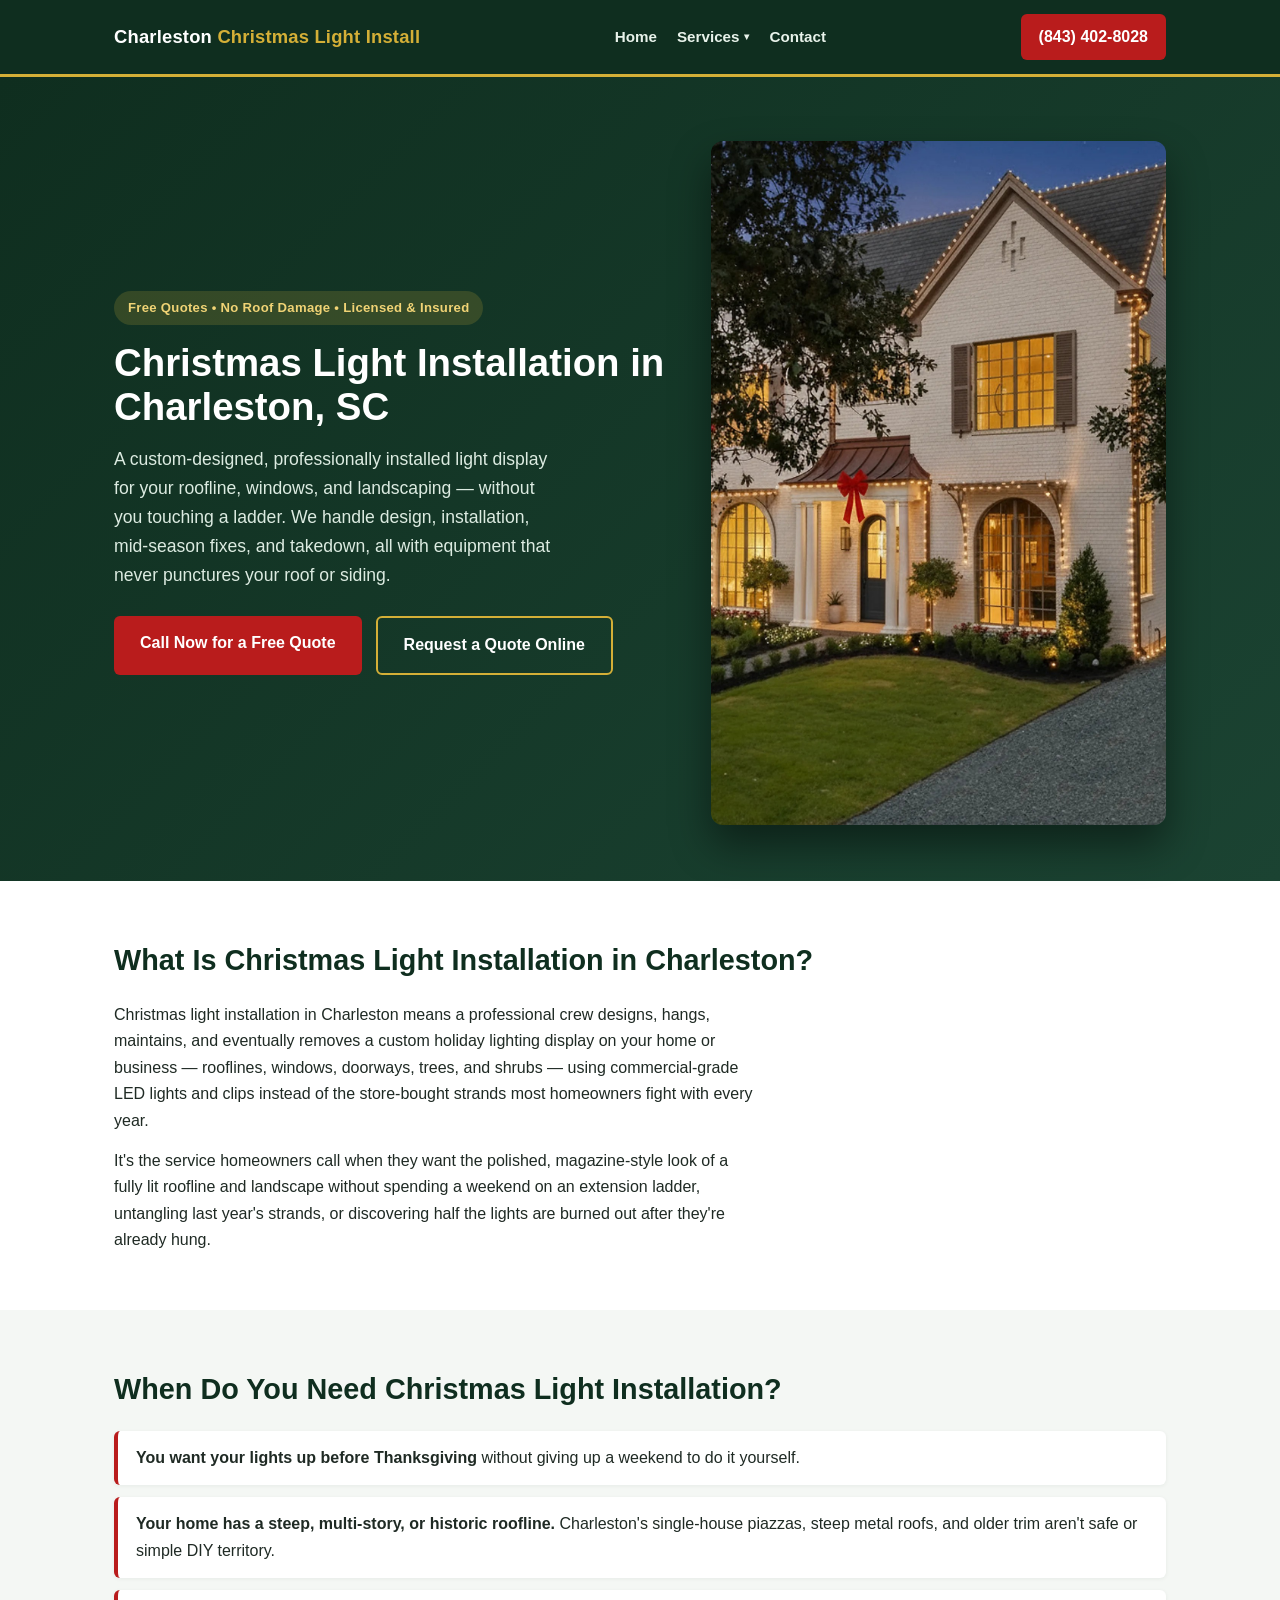
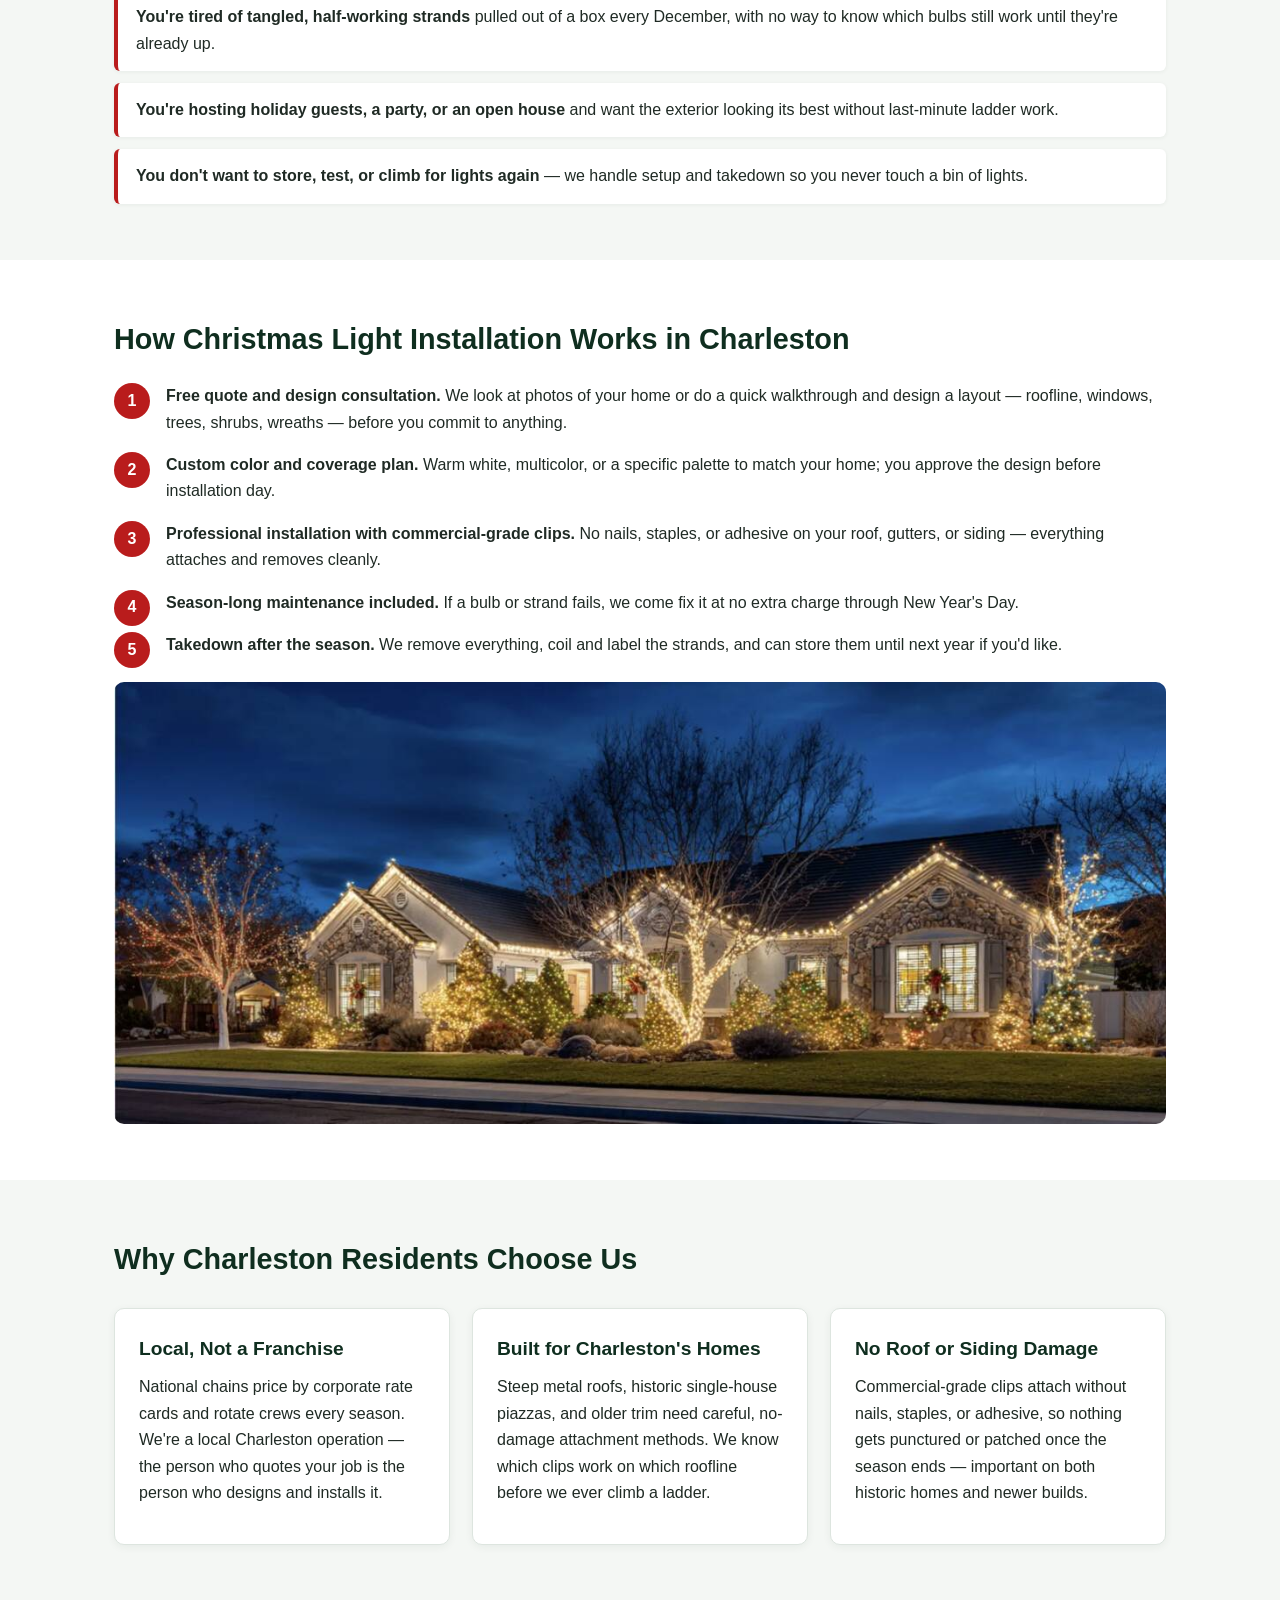
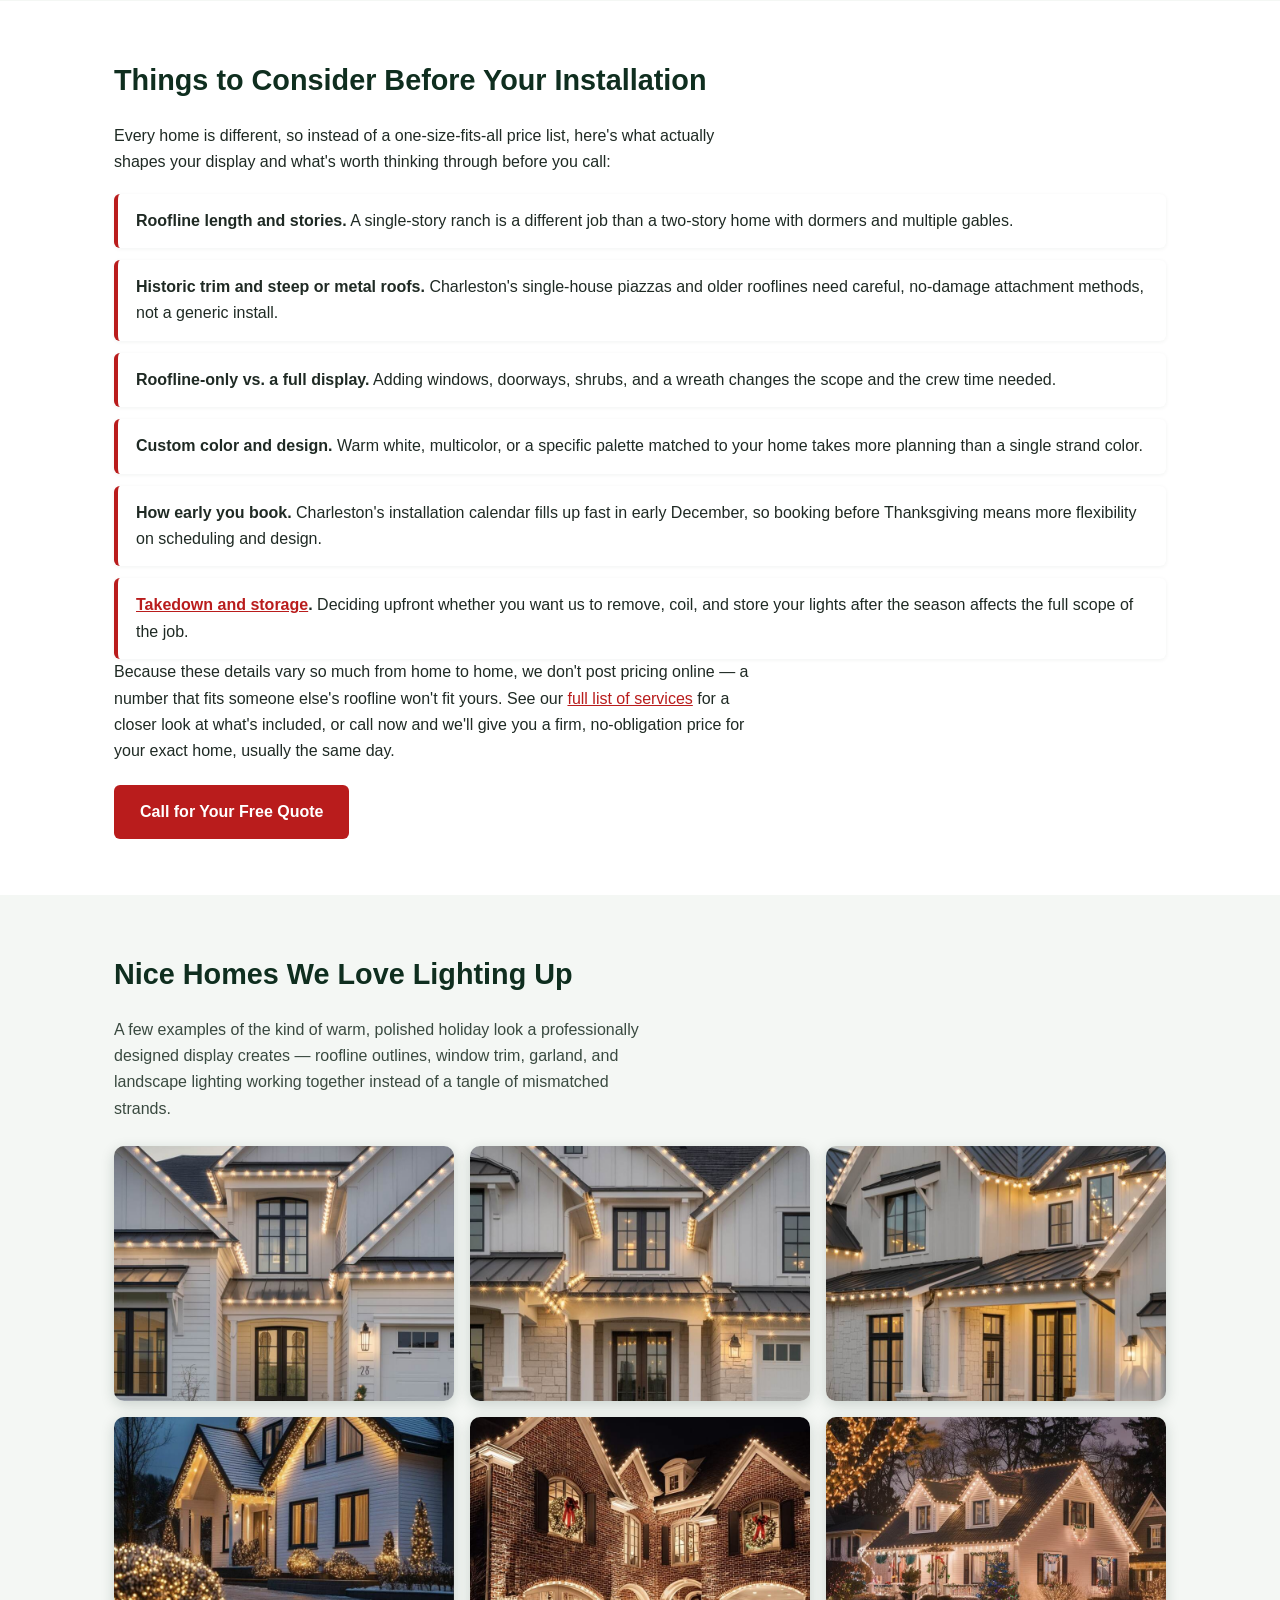
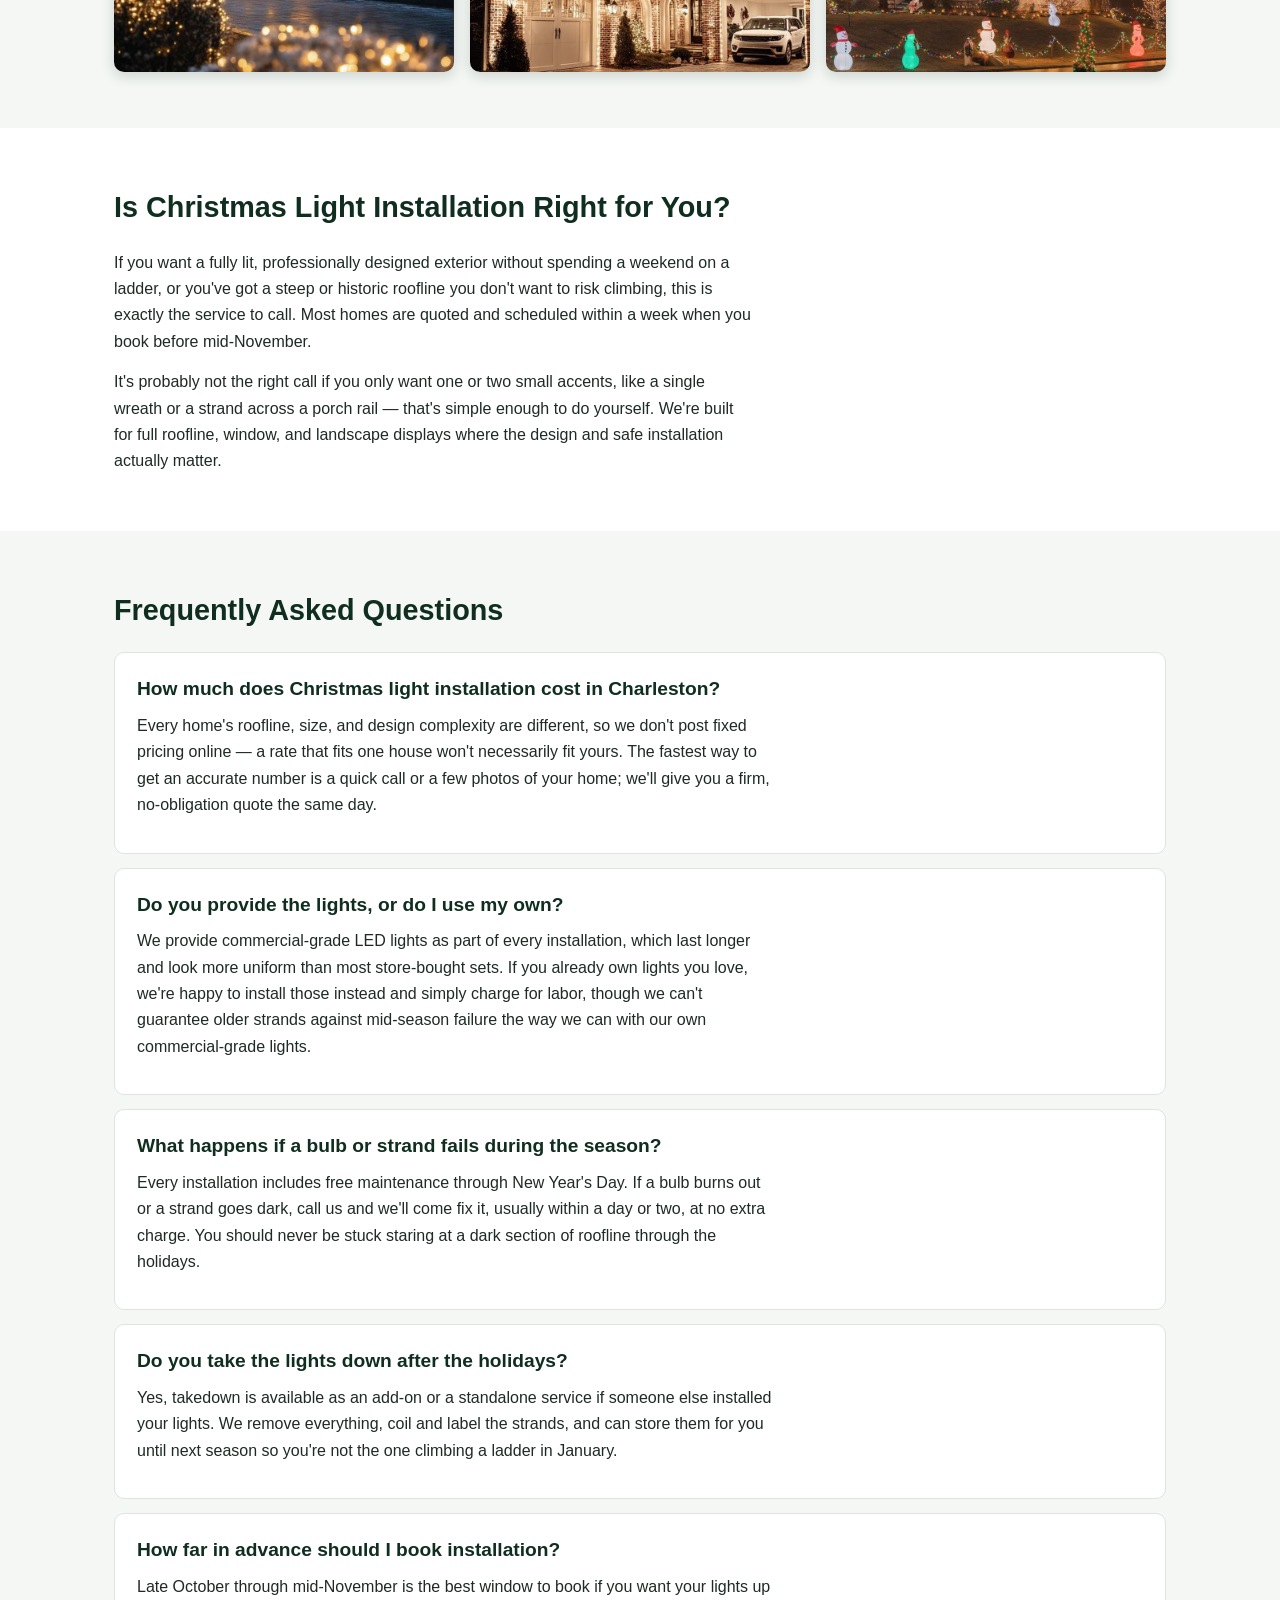
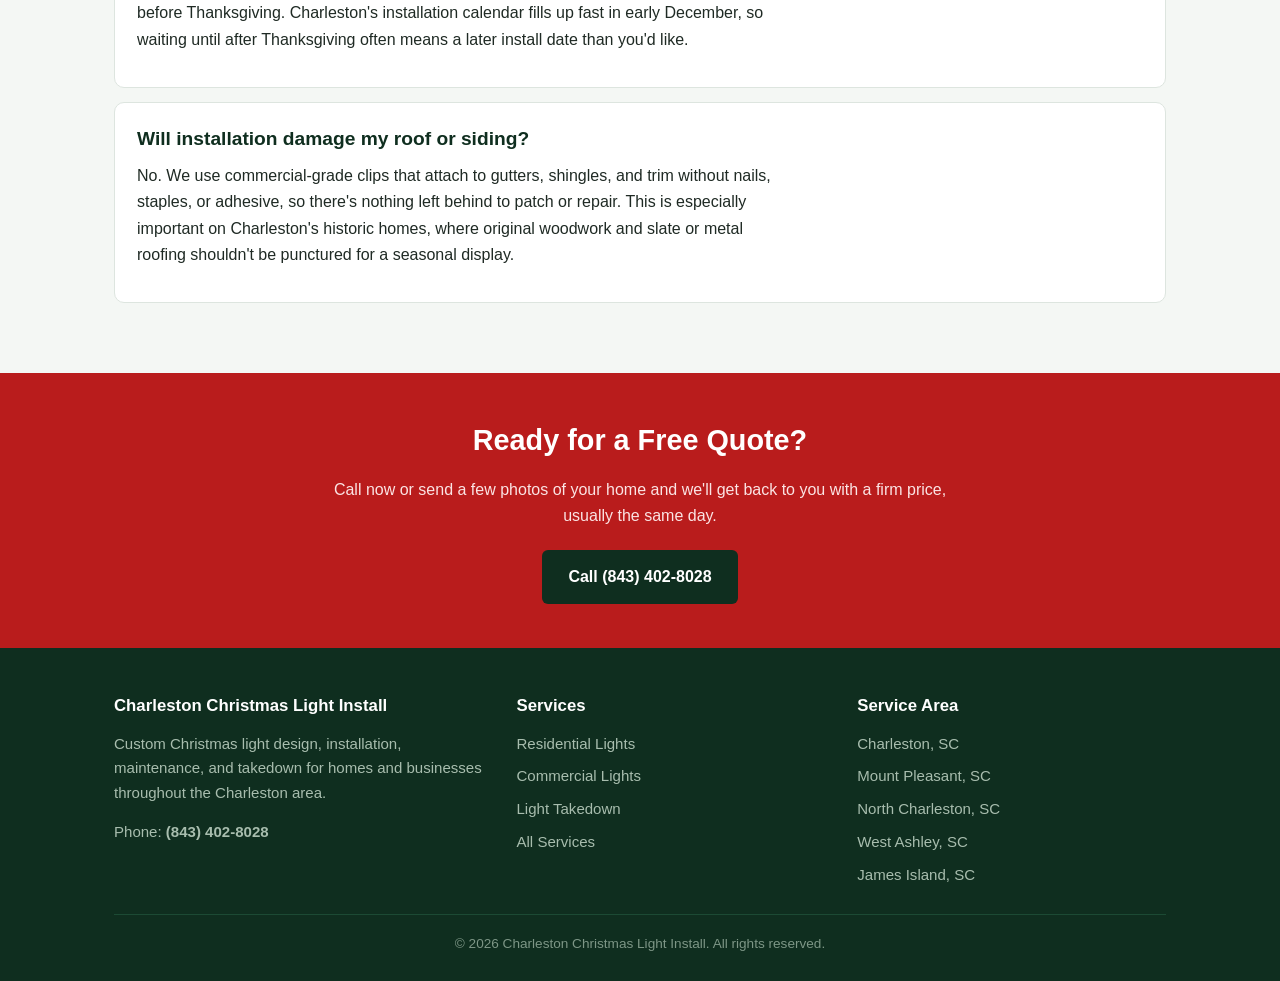
<file: index.html>
<!DOCTYPE html>

<html lang="en">
<head>
<link href="https://charlestonchristmaslightinstall.com/" rel="canonical"/>
<meta charset="utf-8"/>
<meta content="width=device-width, initial-scale=1.0" name="viewport"/>
<title>Christmas Light Installation in Charleston, SC | Licensed &amp; Insured</title>
<meta content="Professional Christmas light installation in Charleston, SC. Custom design, no roof damage, full-season maintenance. Call (843) 402-8028 for a free quote." name="description"/>
<link href="styles.css" rel="stylesheet"/>
<script type="application/ld+json">
{
  "@context": "https://schema.org",
  "@type": "LocalBusiness",
  "name": "Charleston Christmas Light Install",
  "telephone": "+18434028028",
  "address": {
    "@type": "PostalAddress",
    "addressLocality": "Charleston",
    "addressRegion": "SC",
    "addressCountry": "US"
  },
  "areaServed": "Charleston, SC",
  "description": "Christmas light installation in Charleston, SC",
  "openingHours": "Mo-Sa 08:00-18:00"
}
</script>
<script type="application/ld+json">
{
  "@context": "https://schema.org",
  "@type": "FAQPage",
  "mainEntity": [
    {
      "@type": "Question",
      "name": "How much does Christmas light installation cost in Charleston?",
      "acceptedAnswer": { "@type": "Answer", "text": "Every home's roofline, size, and design complexity are different, so we don't post fixed pricing online — a rate that fits one house won't necessarily fit yours. The fastest way to get an accurate number is a quick call or a few photos of your home; we'll give you a firm, no-obligation quote the same day." }
    },
    {
      "@type": "Question",
      "name": "Do you provide the lights, or do I use my own?",
      "acceptedAnswer": { "@type": "Answer", "text": "We provide commercial-grade LED lights as part of every installation, which last longer and look more uniform than most store-bought sets. If you already own lights you love, we're happy to install those instead and simply charge for labor, though we can't guarantee older strands against mid-season failure the way we can with our own commercial-grade lights." }
    },
    {
      "@type": "Question",
      "name": "What happens if a bulb or strand fails during the season?",
      "acceptedAnswer": { "@type": "Answer", "text": "Every installation includes free maintenance through New Year's Day. If a bulb burns out or a strand goes dark, call us and we'll come fix it, usually within a day or two, at no extra charge. You should never be stuck staring at a dark section of roofline through the holidays." }
    },
    {
      "@type": "Question",
      "name": "Do you take the lights down after the holidays?",
      "acceptedAnswer": { "@type": "Answer", "text": "Yes, takedown is available as an add-on or a standalone service if someone else installed your lights. We remove everything, coil and label the strands, and can store them for you until next season so you're not the one climbing a ladder in January." }
    },
    {
      "@type": "Question",
      "name": "How far in advance should I book installation?",
      "acceptedAnswer": { "@type": "Answer", "text": "Late October through mid-November is the best window to book if you want your lights up before Thanksgiving. Charleston's installation calendar fills up fast in early December, so waiting until after Thanksgiving often means a later install date than you'd like." }
    },
    {
      "@type": "Question",
      "name": "Will installation damage my roof or siding?",
      "acceptedAnswer": { "@type": "Answer", "text": "No. We use commercial-grade clips that attach to gutters, shingles, and trim without nails, staples, or adhesive, so there's nothing left behind to patch or repair. This is especially important on Charleston's historic homes, where original woodwork and slate or metal roofing shouldn't be punctured for a seasonal display." }
    }
  ]
}
</script>
</head>
<body>
<header class="site-header">
<div class="nav-wrap">
<a class="logo" href="/">Charleston <span>Christmas Light Install</span></a>
<nav class="main-nav">
<a href="/">Home</a>
<div class="nav-dropdown">
<a class="dropdown-toggle" href="/services.html">Services <span class="caret">▾</span></a>
<div class="dropdown-menu">
<a href="/residential-christmas-lights-charleston.html">Residential</a>
<a href="/commercial-christmas-lights-charleston.html">Commercial</a>
<a href="/holiday-light-takedown-charleston.html">Light Takedown</a>
</div>
</div>
<a href="/contact.html">Contact</a>
</nav>
<a class="nav-cta" href="tel:+18434028028">(843) 402-8028</a>
</div>
</header>
<section class="hero">
<div class="container hero-grid">
<div>
<span class="hero-badge">Free Quotes • No Roof Damage • Licensed &amp; Insured</span>
<h1>Christmas Light Installation in Charleston, SC</h1>
<p class="lead">A custom-designed, professionally installed light display for your roofline, windows, and landscaping — without you touching a ladder. We handle design, installation, mid-season fixes, and takedown, all with equipment that never punctures your roof or siding.</p>
<div class="cta-row">
<a class="btn btn-primary" href="tel:+18434028028">Call Now for a Free Quote</a>
<a class="btn btn-secondary" href="/contact.html">Request a Quote Online</a>
</div>
</div>
<div class="hero-img">
<img alt="Christmas light installation on a home in Charleston, SC" src="images/hero-christmas-lights-charleston.jpg"/>
</div>
</div>
</section>
<section>
<div class="container section-body">
<h2>What Is Christmas Light Installation in Charleston?</h2>
<p>Christmas light installation in Charleston means a professional crew designs, hangs, maintains, and eventually removes a custom holiday lighting display on your home or business — rooflines, windows, doorways, trees, and shrubs — using commercial-grade LED lights and clips instead of the store-bought strands most homeowners fight with every year.</p>
<p>It's the service homeowners call when they want the polished, magazine-style look of a fully lit roofline and landscape without spending a weekend on an extension ladder, untangling last year's strands, or discovering half the lights are burned out after they're already hung.</p>
</div>
</section>
<section class="alt">
<div class="container section-body">
<h2>When Do You Need Christmas Light Installation?</h2>
<ul class="trigger-list">
<li><strong>You want your lights up before Thanksgiving</strong> without giving up a weekend to do it yourself.</li>
<li><strong>Your home has a steep, multi-story, or historic roofline.</strong> Charleston's single-house piazzas, steep metal roofs, and older trim aren't safe or simple DIY territory.</li>
<li><strong>You're tired of tangled, half-working strands</strong> pulled out of a box every December, with no way to know which bulbs still work until they're already up.</li>
<li><strong>You're hosting holiday guests, a party, or an open house</strong> and want the exterior looking its best without last-minute ladder work.</li>
<li><strong>You don't want to store, test, or climb for lights again</strong> — we handle setup and takedown so you never touch a bin of lights.</li>
</ul>
</div>
</section>
<section>
<div class="container section-body">
<h2>How Christmas Light Installation Works in Charleston</h2>
<ol class="step-list">
<li><strong>Free quote and design consultation.</strong> We look at photos of your home or do a quick walkthrough and design a layout — roofline, windows, trees, shrubs, wreaths — before you commit to anything.</li>
<li><strong>Custom color and coverage plan.</strong> Warm white, multicolor, or a specific palette to match your home; you approve the design before installation day.</li>
<li><strong>Professional installation with commercial-grade clips.</strong> No nails, staples, or adhesive on your roof, gutters, or siding — everything attaches and removes cleanly.</li>
<li><strong>Season-long maintenance included.</strong> If a bulb or strand fails, we come fix it at no extra charge through New Year's Day.</li>
<li><strong>Takedown after the season.</strong> We remove everything, coil and label the strands, and can store them until next year if you'd like.</li>
</ol>
<img alt="Christmas light installation crew's finished work on a home in Charleston, SC" src="images/how-it-works-charleston.jpg" style="margin-top:24px; border-radius:10px;"/>
</div>
</section>
<section class="alt">
<div class="container">
<h2>Why Charleston Residents Choose Us</h2>
<div class="card-grid">
<div class="card">
<h3>Local, Not a Franchise</h3>
<p>National chains price by corporate rate cards and rotate crews every season. We're a local Charleston operation — the person who quotes your job is the person who designs and installs it.</p>
</div>
<div class="card">
<h3>Built for Charleston's Homes</h3>
<p>Steep metal roofs, historic single-house piazzas, and older trim need careful, no-damage attachment methods. We know which clips work on which roofline before we ever climb a ladder.</p>
</div>
<div class="card">
<h3>No Roof or Siding Damage</h3>
<p>Commercial-grade clips attach without nails, staples, or adhesive, so nothing gets punctured or patched once the season ends — important on both historic homes and newer builds.</p>
</div>
</div>
</div>
</section>
<section>
<div class="container section-body">
<h2>Things to Consider Before Your Installation</h2>
<p>Every home is different, so instead of a one-size-fits-all price list, here's what actually shapes your display and what's worth thinking through before you call:</p>
<ul class="trigger-list">
<li><strong>Roofline length and stories.</strong> A single-story ranch is a different job than a two-story home with dormers and multiple gables.</li>
<li><strong>Historic trim and steep or metal roofs.</strong> Charleston's single-house piazzas and older rooflines need careful, no-damage attachment methods, not a generic install.</li>
<li><strong>Roofline-only vs. a full display.</strong> Adding windows, doorways, shrubs, and a wreath changes the scope and the crew time needed.</li>
<li><strong>Custom color and design.</strong> Warm white, multicolor, or a specific palette matched to your home takes more planning than a single strand color.</li>
<li><strong>How early you book.</strong> Charleston's installation calendar fills up fast in early December, so booking before Thanksgiving means more flexibility on scheduling and design.</li>
<li><strong><a href="holiday-light-takedown-charleston.html" style="color: #b91c1c; text-decoration: underline;">Takedown and storage</a>.</strong> Deciding upfront whether you want us to remove, coil, and store your lights after the season affects the full scope of the job.</li>
</ul>
<p>Because these details vary so much from home to home, we don't post pricing online — a number that fits someone else's roofline won't fit yours. See our <a href="/services.html" style="color: #b91c1c; text-decoration: underline;">full list of services</a> for a closer look at what's included, or call now and we'll give you a firm, no-obligation price for your exact home, usually the same day.</p>
<div class="cta-row" style="margin-top:20px;">
<a class="btn btn-primary" href="tel:+18434028028">Call for Your Free Quote</a>
</div>
</div>
</section>
<section class="alt">
<div class="container">
<h2>Nice Homes We Love Lighting Up</h2>
<p class="lead" style="color:#3a4a40; max-width:60ch; margin-bottom: 24px;">A few examples of the kind of warm, polished holiday look a professionally designed display creates — roofline outlines, window trim, garland, and landscape lighting working together instead of a tangle of mismatched strands.</p>
<div class="photo-gallery">
<figure><img alt="White two-story home in Charleston, SC with warm white Christmas lights outlining the roofline and gables" src="images/gallery-home-lights-1.jpg"/></figure>
<figure><img alt="Stone and white Charleston home with Christmas lights along the roofline, porch, and entryway at dusk" src="images/gallery-home-lights-2.jpg"/></figure>
<figure><img alt="Home with a black metal roof outlined in Christmas lights along the gables and windows" src="images/gallery-home-lights-3.jpg"/></figure>
<figure><img alt="Snow-covered home with icicle lights on the gables and shrubs wrapped in warm Christmas lights" src="images/gallery-home-lights-4.jpg"/></figure>
<figure><img alt="Brick home decorated with roofline Christmas lights, wreaths in the windows, and a lit garage" src="images/gallery-home-lights-5.jpg"/></figure>
<figure><img alt="Home and yard decorated with Christmas lights and holiday displays in Charleston, SC" src="images/gallery-home-lights-6.jpg"/></figure>
</div>
</div>
</section>
<section>
<div class="container section-body">
<h2>Is Christmas Light Installation Right for You?</h2>
<p>If you want a fully lit, professionally designed exterior without spending a weekend on a ladder, or you've got a steep or historic roofline you don't want to risk climbing, this is exactly the service to call. Most homes are quoted and scheduled within a week when you book before mid-November.</p>
<p>It's probably not the right call if you only want one or two small accents, like a single wreath or a strand across a porch rail — that's simple enough to do yourself. We're built for full roofline, window, and landscape displays where the design and safe installation actually matter.</p>
</div>
</section>
<section class="alt">
<div class="container">
<h2>Frequently Asked Questions</h2>
<div class="faq-item">
<h3>How much does Christmas light installation cost in Charleston?</h3>
<p>Every home's roofline, size, and design complexity are different, so we don't post fixed pricing online — a rate that fits one house won't necessarily fit yours. The fastest way to get an accurate number is a quick call or a few photos of your home; we'll give you a firm, no-obligation quote the same day.</p>
</div>
<div class="faq-item">
<h3>Do you provide the lights, or do I use my own?</h3>
<p>We provide commercial-grade LED lights as part of every installation, which last longer and look more uniform than most store-bought sets. If you already own lights you love, we're happy to install those instead and simply charge for labor, though we can't guarantee older strands against mid-season failure the way we can with our own commercial-grade lights.</p>
</div>
<div class="faq-item">
<h3>What happens if a bulb or strand fails during the season?</h3>
<p>Every installation includes free maintenance through New Year's Day. If a bulb burns out or a strand goes dark, call us and we'll come fix it, usually within a day or two, at no extra charge. You should never be stuck staring at a dark section of roofline through the holidays.</p>
</div>
<div class="faq-item">
<h3>Do you take the lights down after the holidays?</h3>
<p>Yes, takedown is available as an add-on or a standalone service if someone else installed your lights. We remove everything, coil and label the strands, and can store them for you until next season so you're not the one climbing a ladder in January.</p>
</div>
<div class="faq-item">
<h3>How far in advance should I book installation?</h3>
<p>Late October through mid-November is the best window to book if you want your lights up before Thanksgiving. Charleston's installation calendar fills up fast in early December, so waiting until after Thanksgiving often means a later install date than you'd like.</p>
</div>
<div class="faq-item">
<h3>Will installation damage my roof or siding?</h3>
<p>No. We use commercial-grade clips that attach to gutters, shingles, and trim without nails, staples, or adhesive, so there's nothing left behind to patch or repair. This is especially important on Charleston's historic homes, where original woodwork and slate or metal roofing shouldn't be punctured for a seasonal display.</p>
</div>
</div>
</section>
<section class="cta-banner">
<div class="container">
<h2>Ready for a Free Quote?</h2>
<p>Call now or send a few photos of your home and we'll get back to you with a firm price, usually the same day.</p>
<a class="btn btn-primary" href="tel:+18434028028">Call (843) 402-8028</a>
</div>
</section>
<footer class="site-footer">
<div class="container">
<div class="footer-grid">
<div>
<h3>Charleston Christmas Light Install</h3>
<p>Custom Christmas light design, installation, maintenance, and takedown for homes and businesses throughout the Charleston area.</p>
<p>Phone: <a class="tel-link" href="tel:+18434028028">(843) 402-8028</a></p>
</div>
<div>
<h3>Services</h3>
<ul>
<li><a href="/residential-christmas-lights-charleston.html">Residential Lights</a></li>
<li><a href="/commercial-christmas-lights-charleston.html">Commercial Lights</a></li>
<li><a href="/holiday-light-takedown-charleston.html">Light Takedown</a></li>
<li><a href="/services.html">All Services</a></li>
</ul>
</div>
<div>
<h3>Service Area</h3>
<ul>
<li>Charleston, SC</li>
<li>Mount Pleasant, SC</li>
<li>North Charleston, SC</li>
<li>West Ashley, SC</li>
<li>James Island, SC</li>
</ul>
</div>
</div>
<div class="footer-bottom">
      © 2026 Charleston Christmas Light Install. All rights reserved.
    </div>
</div>
</footer>
</body>
</html>
</file>
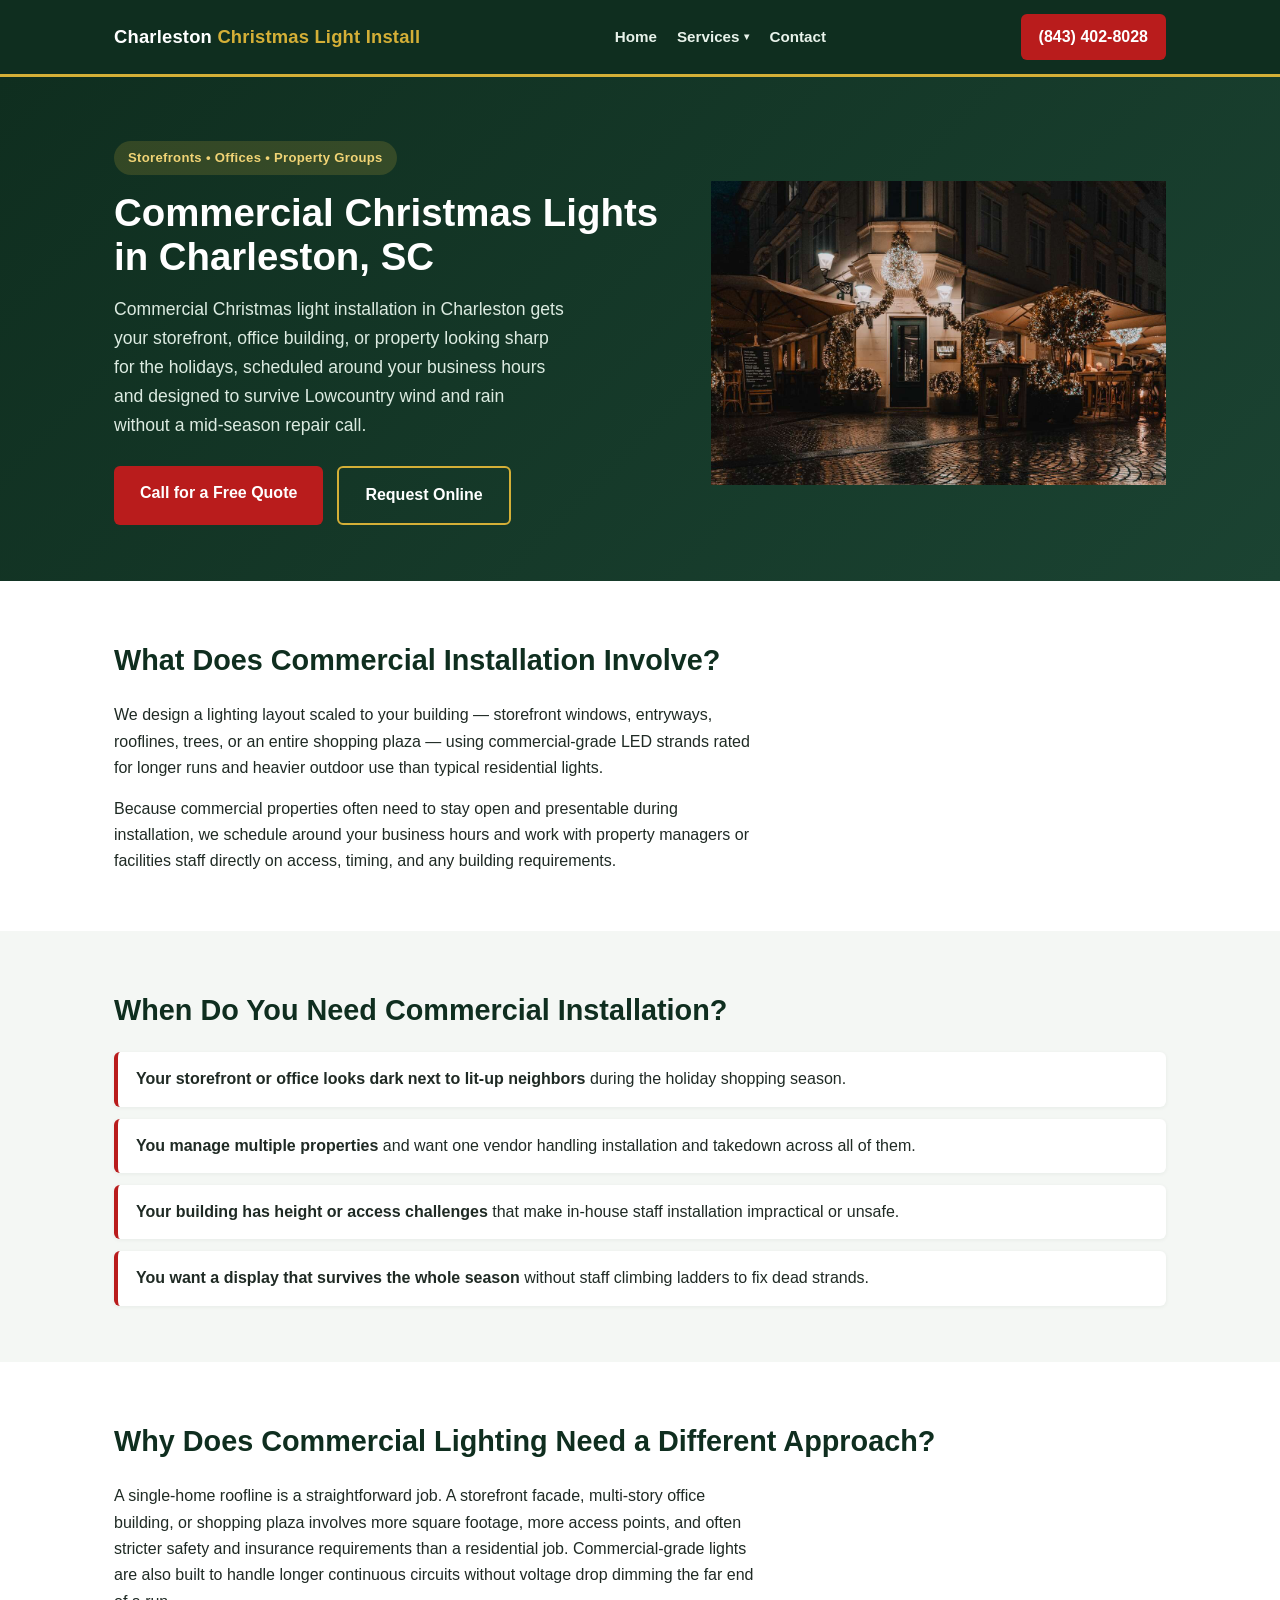
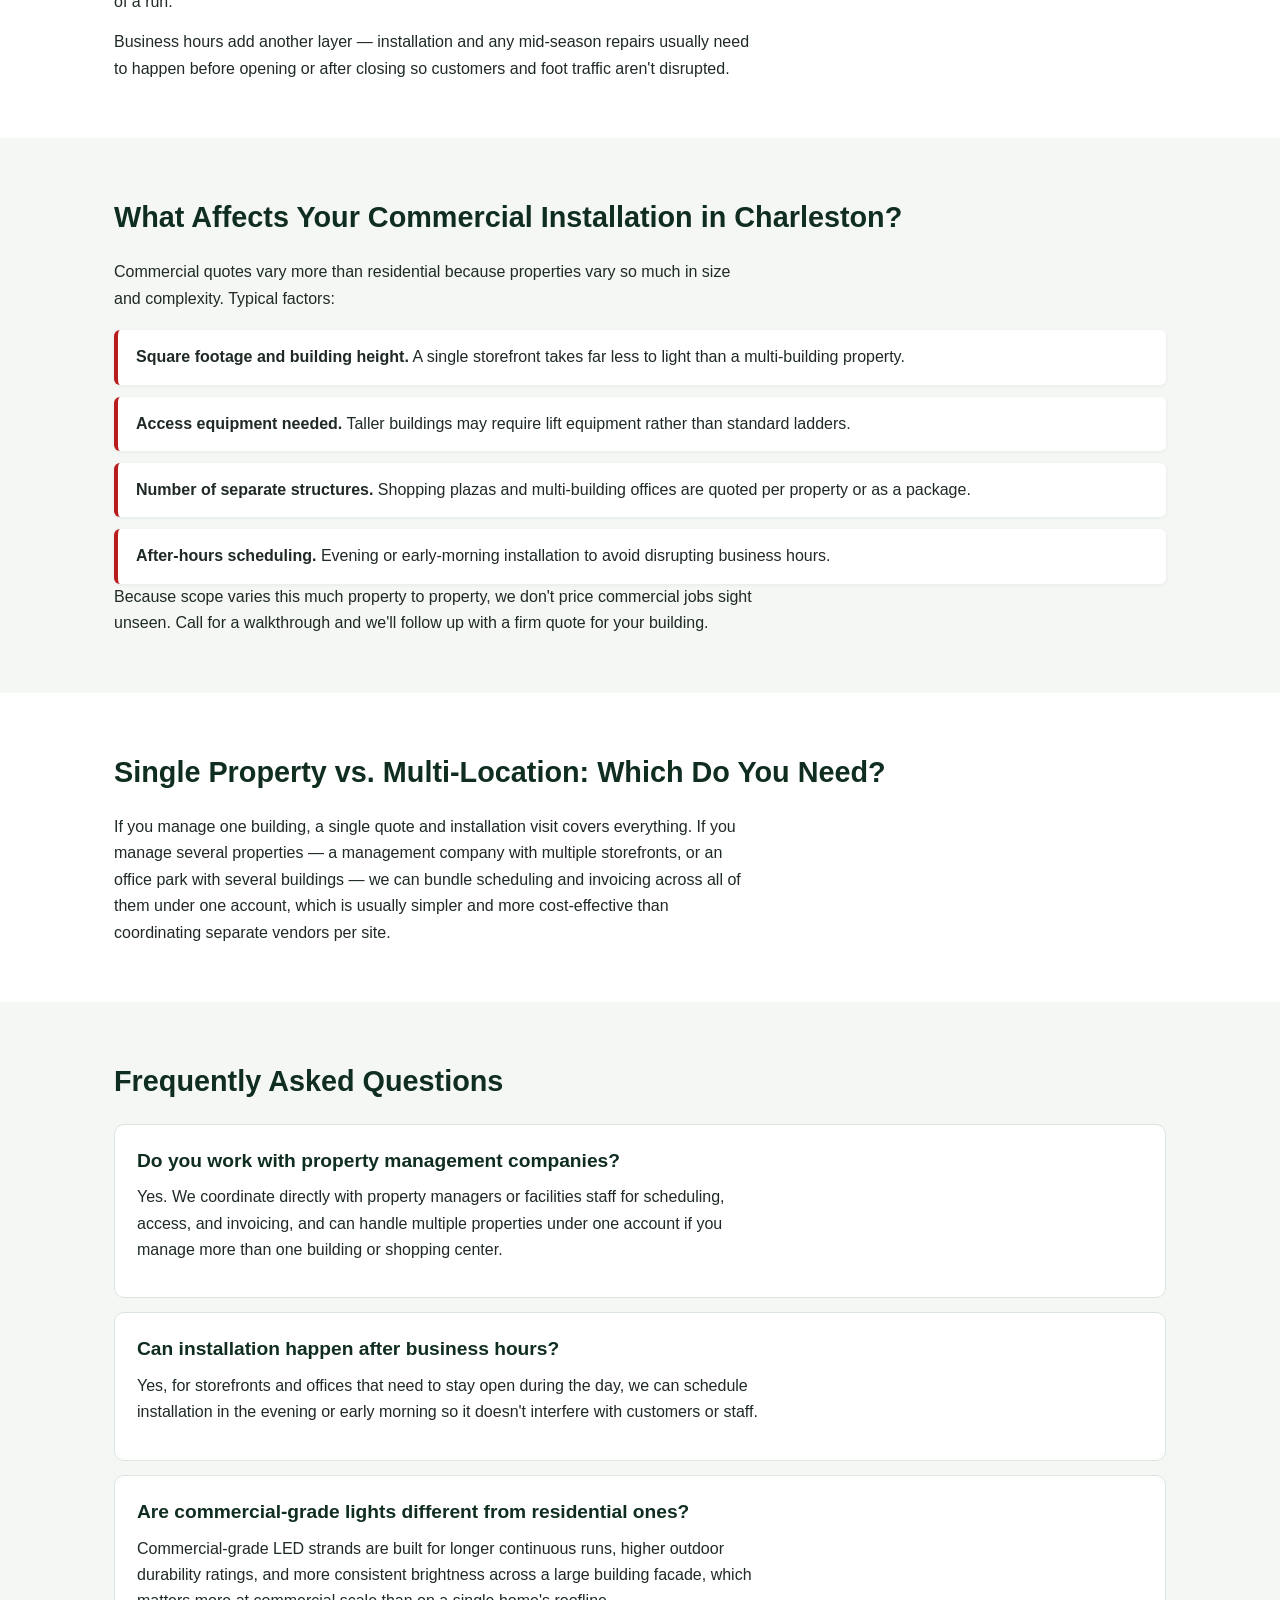
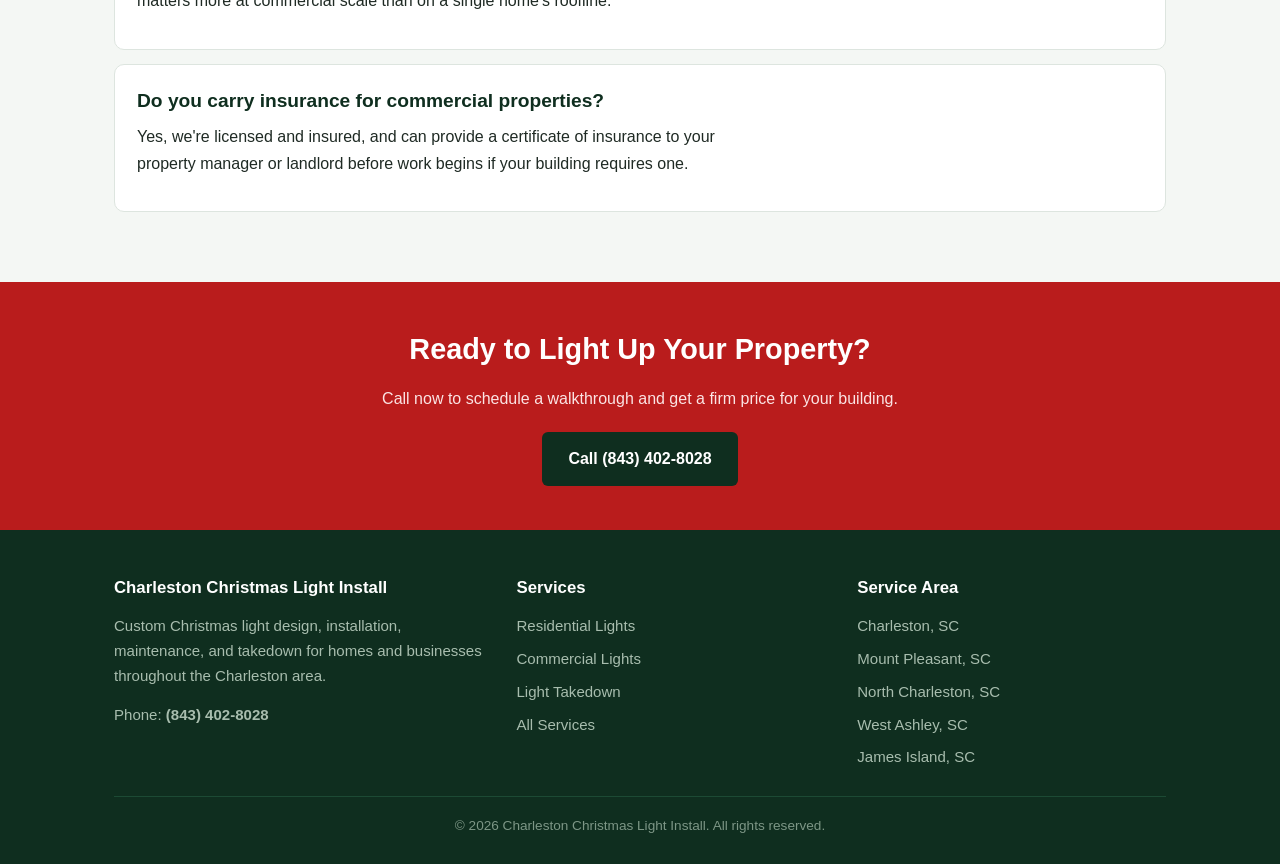
<file: commercial-christmas-lights-charleston.html>
<!DOCTYPE html>
<html lang="en">
<head>
  <link rel="canonical" href="https://charlestonchristmaslightinstall.com/commercial-christmas-lights-charleston.html">
<meta charset="UTF-8">
<meta name="viewport" content="width=device-width, initial-scale=1.0">
<title>Commercial Christmas Lights in Charleston, SC | Storefronts &amp; Offices</title>
<meta name="description" content="Commercial Christmas light installation for storefronts, offices, and properties in Charleston, SC. Free quotes. Call (843) 402-8028.">
<link rel="stylesheet" href="styles.css">
<script type="application/ld+json">
{
  "@context": "https://schema.org",
  "@type": "LocalBusiness",
  "name": "Charleston Christmas Light Install",
  "telephone": "+18434028028",
  "address": {
    "@type": "PostalAddress",
    "addressLocality": "Charleston",
    "addressRegion": "SC",
    "addressCountry": "US"
  },
  "areaServed": "Charleston, SC",
  "description": "Commercial Christmas light installation in Charleston, SC",
  "openingHours": "Mo-Sa 08:00-18:00"
}
</script>
<script type="application/ld+json">
{
  "@context": "https://schema.org",
  "@type": "FAQPage",
  "mainEntity": [
    {
      "@type": "Question",
      "name": "Do you work with property management companies?",
      "acceptedAnswer": { "@type": "Answer", "text": "Yes. We coordinate directly with property managers or facilities staff for scheduling, access, and invoicing, and can handle multiple properties under one account if you manage more than one building or shopping center." }
    },
    {
      "@type": "Question",
      "name": "Can installation happen after business hours?",
      "acceptedAnswer": { "@type": "Answer", "text": "Yes, for storefronts and offices that need to stay open during the day, we can schedule installation in the evening or early morning so it doesn't interfere with customers or staff." }
    },
    {
      "@type": "Question",
      "name": "Are commercial-grade lights different from residential ones?",
      "acceptedAnswer": { "@type": "Answer", "text": "Commercial-grade LED strands are built for longer continuous runs, higher outdoor durability ratings, and more consistent brightness across a large building facade, which matters more at commercial scale than on a single home's roofline." }
    },
    {
      "@type": "Question",
      "name": "Do you carry insurance for commercial properties?",
      "acceptedAnswer": { "@type": "Answer", "text": "Yes, we're licensed and insured, and can provide a certificate of insurance to your property manager or landlord before work begins if your building requires one." }
    }
  ]
}
</script>
</head>
<body>

<header class="site-header">
  <div class="nav-wrap">
    <a href="/" class="logo">Charleston <span>Christmas Light Install</span></a>
    <nav class="main-nav">
      <a href="/">Home</a>
      <div class="nav-dropdown">
        <a href="/services.html" class="dropdown-toggle">Services <span class="caret">&#9662;</span></a>
        <div class="dropdown-menu">
          <a href="/residential-christmas-lights-charleston.html">Residential</a>
          <a href="/commercial-christmas-lights-charleston.html">Commercial</a>
          <a href="/holiday-light-takedown-charleston.html">Light Takedown</a>
        </div>
      </div>
      <a href="/contact.html">Contact</a>
    </nav>
    <a href="tel:+18434028028" class="nav-cta">(843) 402-8028</a>
  </div>
</header>

<section class="hero">
  <div class="container hero-grid">
    <div>
      <span class="hero-badge">Storefronts &bull; Offices &bull; Property Groups</span>
      <h1>Commercial Christmas Lights in Charleston, SC</h1>
      <p class="lead">Commercial Christmas light installation in Charleston gets your storefront, office building, or property looking sharp for the holidays, scheduled around your business hours and designed to survive Lowcountry wind and rain without a mid-season repair call.</p>
      <div class="cta-row">
        <a href="tel:+18434028028" class="btn btn-primary">Call for a Free Quote</a>
        <a href="/contact.html" class="btn btn-secondary">Request Online</a>
      </div>
    </div>
    <img src="images/commercial-christmas-lights-charleston.jpg" alt="Commercial Christmas light installation in Charleston, SC">
  </div>
</section>

<section>
  <div class="container section-body">
    <h2>What Does Commercial Installation Involve?</h2>
    <p>We design a lighting layout scaled to your building &mdash; storefront windows, entryways, rooflines, trees, or an entire shopping plaza &mdash; using commercial-grade LED strands rated for longer runs and heavier outdoor use than typical residential lights.</p>
    <p>Because commercial properties often need to stay open and presentable during installation, we schedule around your business hours and work with property managers or facilities staff directly on access, timing, and any building requirements.</p>
  </div>
</section>

<section class="alt">
  <div class="container section-body">
    <h2>When Do You Need Commercial Installation?</h2>
    <ul class="trigger-list">
      <li><strong>Your storefront or office looks dark next to lit-up neighbors</strong> during the holiday shopping season.</li>
      <li><strong>You manage multiple properties</strong> and want one vendor handling installation and takedown across all of them.</li>
      <li><strong>Your building has height or access challenges</strong> that make in-house staff installation impractical or unsafe.</li>
      <li><strong>You want a display that survives the whole season</strong> without staff climbing ladders to fix dead strands.</li>
    </ul>
  </div>
</section>

<section>
  <div class="container section-body">
    <h2>Why Does Commercial Lighting Need a Different Approach?</h2>
    <p>A single-home roofline is a straightforward job. A storefront facade, multi-story office building, or shopping plaza involves more square footage, more access points, and often stricter safety and insurance requirements than a residential job. Commercial-grade lights are also built to handle longer continuous circuits without voltage drop dimming the far end of a run.</p>
    <p>Business hours add another layer &mdash; installation and any mid-season repairs usually need to happen before opening or after closing so customers and foot traffic aren't disrupted.</p>
  </div>
</section>

<section class="alt">
  <div class="container section-body">
    <h2>What Affects Your Commercial Installation in Charleston?</h2>
    <p>Commercial quotes vary more than residential because properties vary so much in size and complexity. Typical factors:</p>
    <ul class="trigger-list">
      <li><strong>Square footage and building height.</strong> A single storefront takes far less to light than a multi-building property.</li>
      <li><strong>Access equipment needed.</strong> Taller buildings may require lift equipment rather than standard ladders.</li>
      <li><strong>Number of separate structures.</strong> Shopping plazas and multi-building offices are quoted per property or as a package.</li>
      <li><strong>After-hours scheduling.</strong> Evening or early-morning installation to avoid disrupting business hours.</li>
    </ul>
    <p>Because scope varies this much property to property, we don't price commercial jobs sight unseen. Call for a walkthrough and we'll follow up with a firm quote for your building.</p>
  </div>
</section>

<section>
  <div class="container section-body">
    <h2>Single Property vs. Multi-Location: Which Do You Need?</h2>
    <p>If you manage one building, a single quote and installation visit covers everything. If you manage several properties &mdash; a management company with multiple storefronts, or an office park with several buildings &mdash; we can bundle scheduling and invoicing across all of them under one account, which is usually simpler and more cost-effective than coordinating separate vendors per site.</p>
  </div>
</section>

<section class="alt">
  <div class="container">
    <h2>Frequently Asked Questions</h2>

    <div class="faq-item">
      <h3>Do you work with property management companies?</h3>
      <p>Yes. We coordinate directly with property managers or facilities staff for scheduling, access, and invoicing, and can handle multiple properties under one account if you manage more than one building or shopping center.</p>
    </div>

    <div class="faq-item">
      <h3>Can installation happen after business hours?</h3>
      <p>Yes, for storefronts and offices that need to stay open during the day, we can schedule installation in the evening or early morning so it doesn't interfere with customers or staff.</p>
    </div>

    <div class="faq-item">
      <h3>Are commercial-grade lights different from residential ones?</h3>
      <p>Commercial-grade LED strands are built for longer continuous runs, higher outdoor durability ratings, and more consistent brightness across a large building facade, which matters more at commercial scale than on a single home's roofline.</p>
    </div>

    <div class="faq-item">
      <h3>Do you carry insurance for commercial properties?</h3>
      <p>Yes, we're licensed and insured, and can provide a certificate of insurance to your property manager or landlord before work begins if your building requires one.</p>
    </div>
  </div>
</section>

<section class="cta-banner">
  <div class="container">
    <h2>Ready to Light Up Your Property?</h2>
    <p>Call now to schedule a walkthrough and get a firm price for your building.</p>
    <a href="tel:+18434028028" class="btn btn-primary">Call (843) 402-8028</a>
  </div>
</section>

<footer class="site-footer">
  <div class="container">
    <div class="footer-grid">
      <div>
        <h3>Charleston Christmas Light Install</h3>
        <p>Custom Christmas light design, installation, maintenance, and takedown for homes and businesses throughout the Charleston area.</p>
        <p>Phone: <a href="tel:+18434028028" class="tel-link">(843) 402-8028</a></p>
      </div>
      <div>
        <h3>Services</h3>
        <ul>
          <li><a href="/residential-christmas-lights-charleston.html">Residential Lights</a></li>
          <li><a href="/commercial-christmas-lights-charleston.html">Commercial Lights</a></li>
          <li><a href="/holiday-light-takedown-charleston.html">Light Takedown</a></li>
          <li><a href="/services.html">All Services</a></li>
        </ul>
      </div>
      <div>
        <h3>Service Area</h3>
        <ul>
          <li>Charleston, SC</li>
          <li>Mount Pleasant, SC</li>
          <li>North Charleston, SC</li>
          <li>West Ashley, SC</li>
          <li>James Island, SC</li>
        </ul>
      </div>
    </div>
    <div class="footer-bottom">
      &copy; 2026 Charleston Christmas Light Install. All rights reserved.
    </div>
  </div>
</footer>

</body>
</html>
</file>
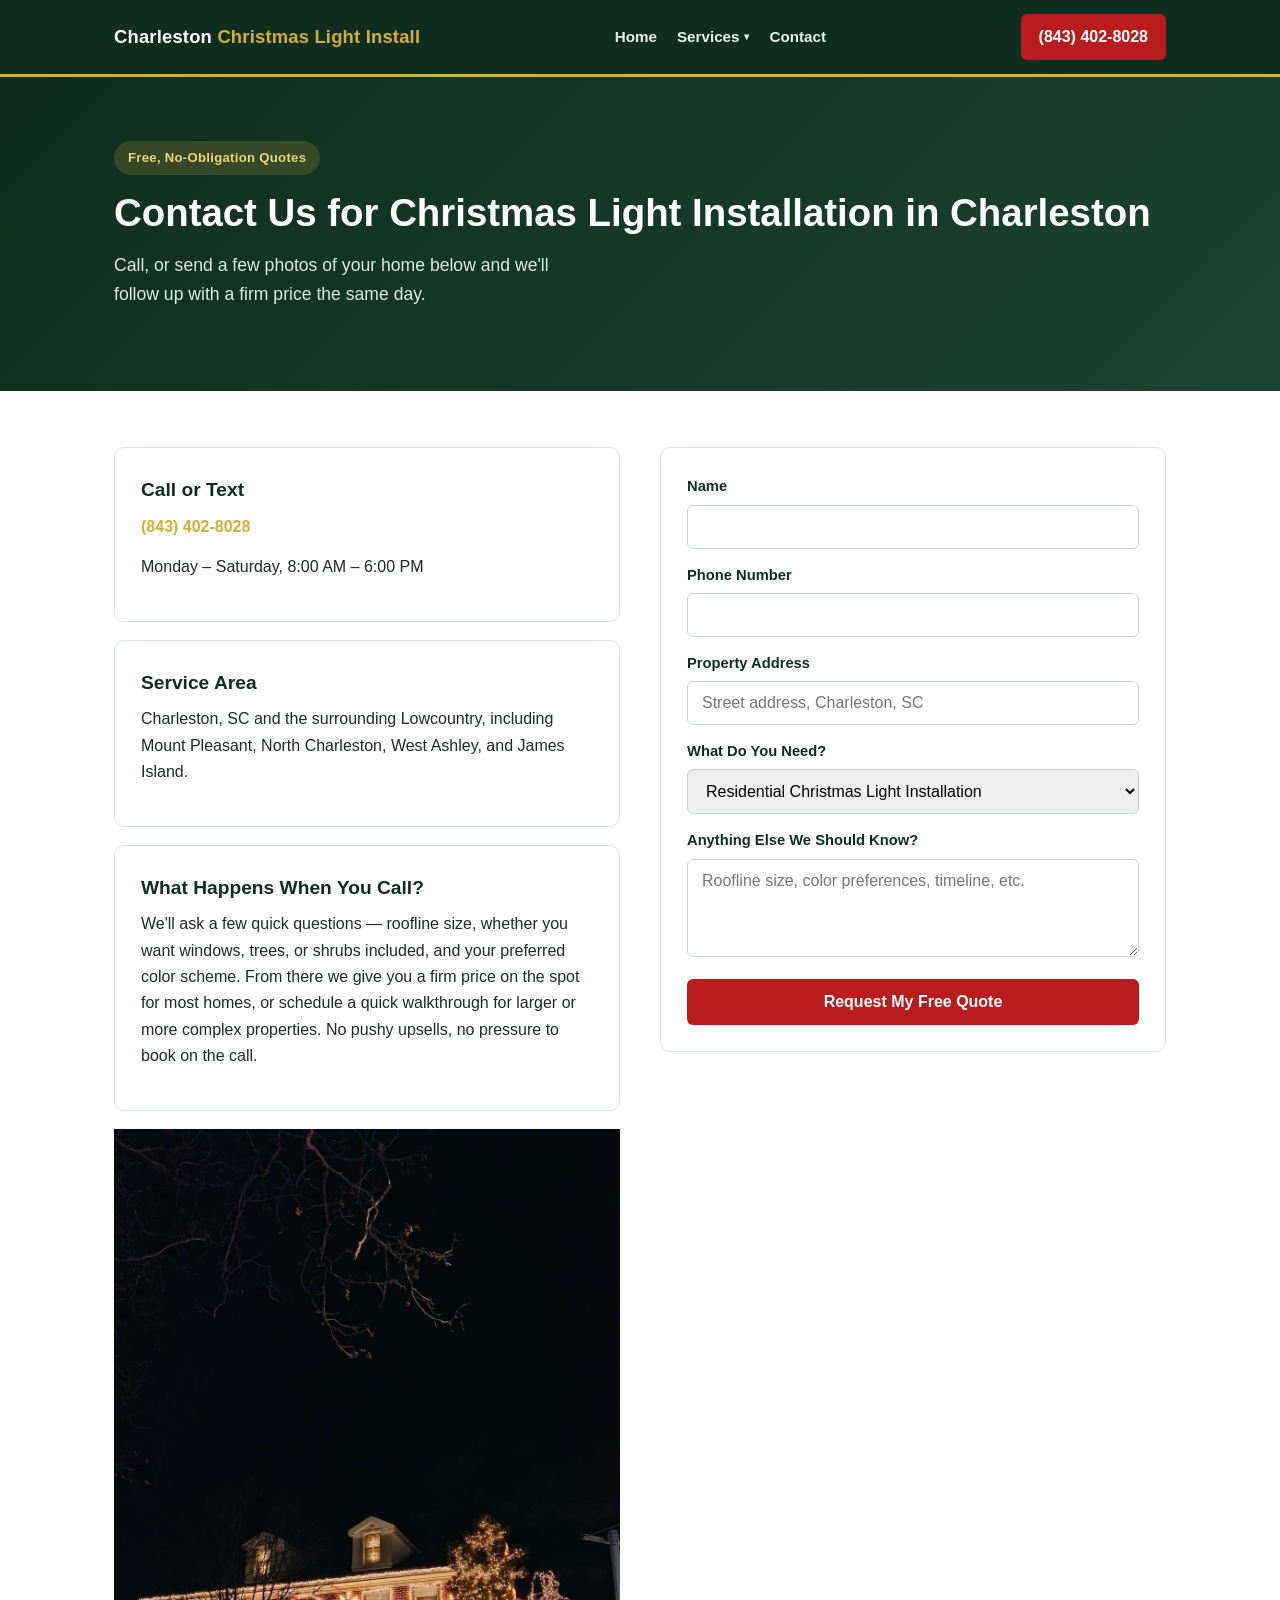
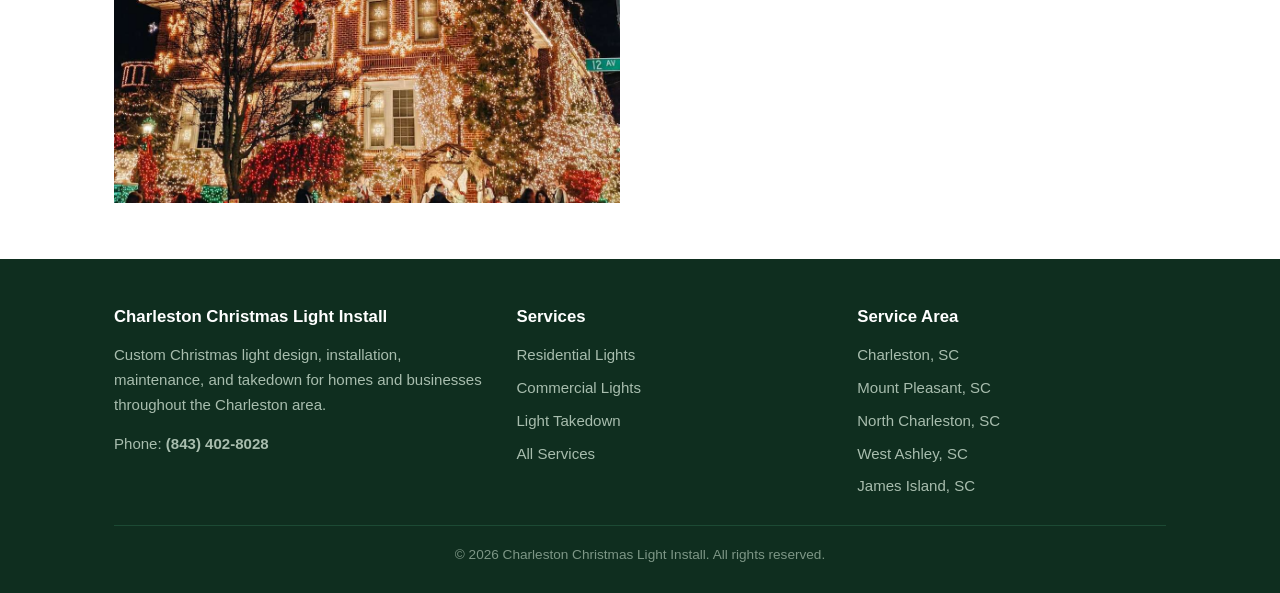
<file: contact.html>
<!DOCTYPE html>
<html lang="en">
<head>
  <link rel="canonical" href="https://charlestonchristmaslightinstall.com/contact.html">
<meta charset="UTF-8">
<meta name="viewport" content="width=device-width, initial-scale=1.0">
<title>Contact Us | Christmas Light Installation Charleston, SC</title>
<meta name="description" content="Get a free Christmas light installation quote in Charleston, SC. Call (843) 402-8028 or send your address and we'll follow up the same day.">
<link rel="stylesheet" href="styles.css">
<script type="application/ld+json">
{
  "@context": "https://schema.org",
  "@type": "LocalBusiness",
  "name": "Charleston Christmas Light Install",
  "telephone": "+18434028028",
  "address": {
    "@type": "PostalAddress",
    "addressLocality": "Charleston",
    "addressRegion": "SC",
    "addressCountry": "US"
  },
  "areaServed": "Charleston, SC",
  "description": "Contact Charleston Christmas Light Install for a free quote",
  "openingHours": "Mo-Sa 08:00-18:00"
}
</script>
</head>
<body>

<header class="site-header">
  <div class="nav-wrap">
    <a href="/" class="logo">Charleston <span>Christmas Light Install</span></a>
    <nav class="main-nav">
      <a href="/">Home</a>
      <div class="nav-dropdown">
        <a href="/services.html" class="dropdown-toggle">Services <span class="caret">&#9662;</span></a>
        <div class="dropdown-menu">
          <a href="/residential-christmas-lights-charleston.html">Residential</a>
          <a href="/commercial-christmas-lights-charleston.html">Commercial</a>
          <a href="/holiday-light-takedown-charleston.html">Light Takedown</a>
        </div>
      </div>
      <a href="/contact.html">Contact</a>
    </nav>
    <a href="tel:+18434028028" class="nav-cta">(843) 402-8028</a>
  </div>
</header>

<section class="hero">
  <div class="container">
    <span class="hero-badge">Free, No-Obligation Quotes</span>
    <h1>Contact Us for Christmas Light Installation in Charleston</h1>
    <p class="lead">Call, or send a few photos of your home below and we'll follow up with a firm price the same day.</p>
  </div>
</section>

<section>
  <div class="container contact-grid">
    <div>
      <div class="contact-info-box">
        <h3>Call or Text</h3>
        <p><a href="tel:+18434028028" class="tel-link">(843) 402-8028</a></p>
        <p>Monday &ndash; Saturday, 8:00 AM &ndash; 6:00 PM</p>
      </div>
      <div class="contact-info-box">
        <h3>Service Area</h3>
        <p>Charleston, SC and the surrounding Lowcountry, including Mount Pleasant, North Charleston, West Ashley, and James Island.</p>
      </div>
      <div class="contact-info-box">
        <h3>What Happens When You Call?</h3>
        <p>We'll ask a few quick questions &mdash; roofline size, whether you want windows, trees, or shrubs included, and your preferred color scheme. From there we give you a firm price on the spot for most homes, or schedule a quick walkthrough for larger or more complex properties. No pushy upsells, no pressure to book on the call.</p>
      </div>
      <img src="images/contact-christmas-lights-charleston.jpg" alt="Christmas light installation service area in Charleston, SC">
    </div>

    <div>
      <form class="lead-form" action="https://formspree.io/f/xbdnaybo" method="POST">
        <div>
          <label for="name">Name</label>
          <input type="text" id="name" name="name" required>
        </div>
        <div>
          <label for="phone">Phone Number</label>
          <input type="tel" id="phone" name="phone" required>
        </div>
        <div>
          <label for="address">Property Address</label>
          <input type="text" id="address" name="address" placeholder="Street address, Charleston, SC">
        </div>
        <div>
          <label for="service">What Do You Need?</label>
          <select id="service" name="service">
            <option value="Residential Installation">Residential Christmas Light Installation</option>
            <option value="Commercial Installation">Commercial Christmas Light Installation</option>
            <option value="Light Takedown">Holiday Light Takedown &amp; Storage</option>
            <option value="Not Sure">Not Sure &mdash; Need Advice</option>
          </select>
        </div>
        <div>
          <label for="message">Anything Else We Should Know?</label>
          <textarea id="message" name="message" rows="4" placeholder="Roofline size, color preferences, timeline, etc."></textarea>
        </div>
        <input type="text" name="_gotcha" style="display:none" tabindex="-1">
        <button type="submit">Request My Free Quote</button>
      </form>
    </div>
  </div>
</section>

<footer class="site-footer">
  <div class="container">
    <div class="footer-grid">
      <div>
        <h3>Charleston Christmas Light Install</h3>
        <p>Custom Christmas light design, installation, maintenance, and takedown for homes and businesses throughout the Charleston area.</p>
        <p>Phone: <a href="tel:+18434028028" class="tel-link">(843) 402-8028</a></p>
      </div>
      <div>
        <h3>Services</h3>
        <ul>
          <li><a href="/residential-christmas-lights-charleston.html">Residential Lights</a></li>
          <li><a href="/commercial-christmas-lights-charleston.html">Commercial Lights</a></li>
          <li><a href="/holiday-light-takedown-charleston.html">Light Takedown</a></li>
          <li><a href="/services.html">All Services</a></li>
        </ul>
      </div>
      <div>
        <h3>Service Area</h3>
        <ul>
          <li>Charleston, SC</li>
          <li>Mount Pleasant, SC</li>
          <li>North Charleston, SC</li>
          <li>West Ashley, SC</li>
          <li>James Island, SC</li>
        </ul>
      </div>
    </div>
    <div class="footer-bottom">
      &copy; 2026 Charleston Christmas Light Install. All rights reserved.
    </div>
  </div>
</footer>

</body>
</html>
</file>
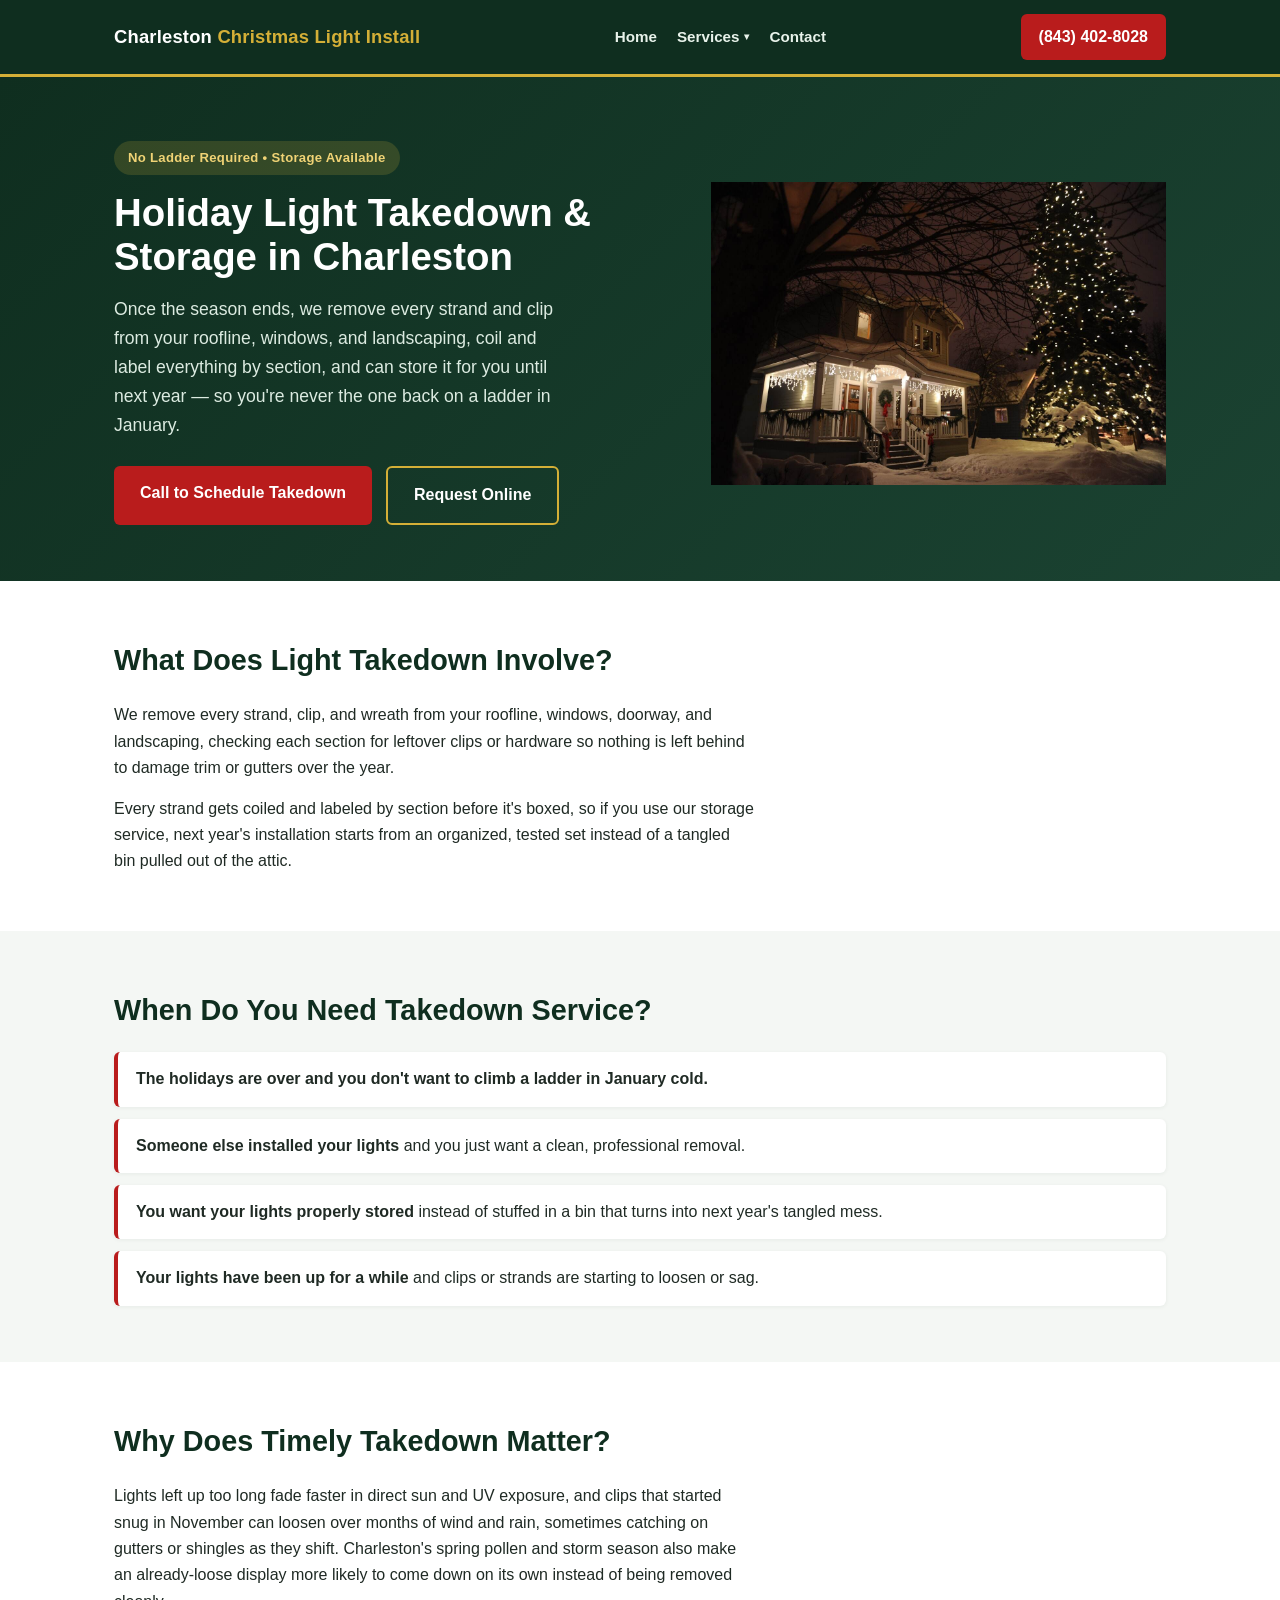
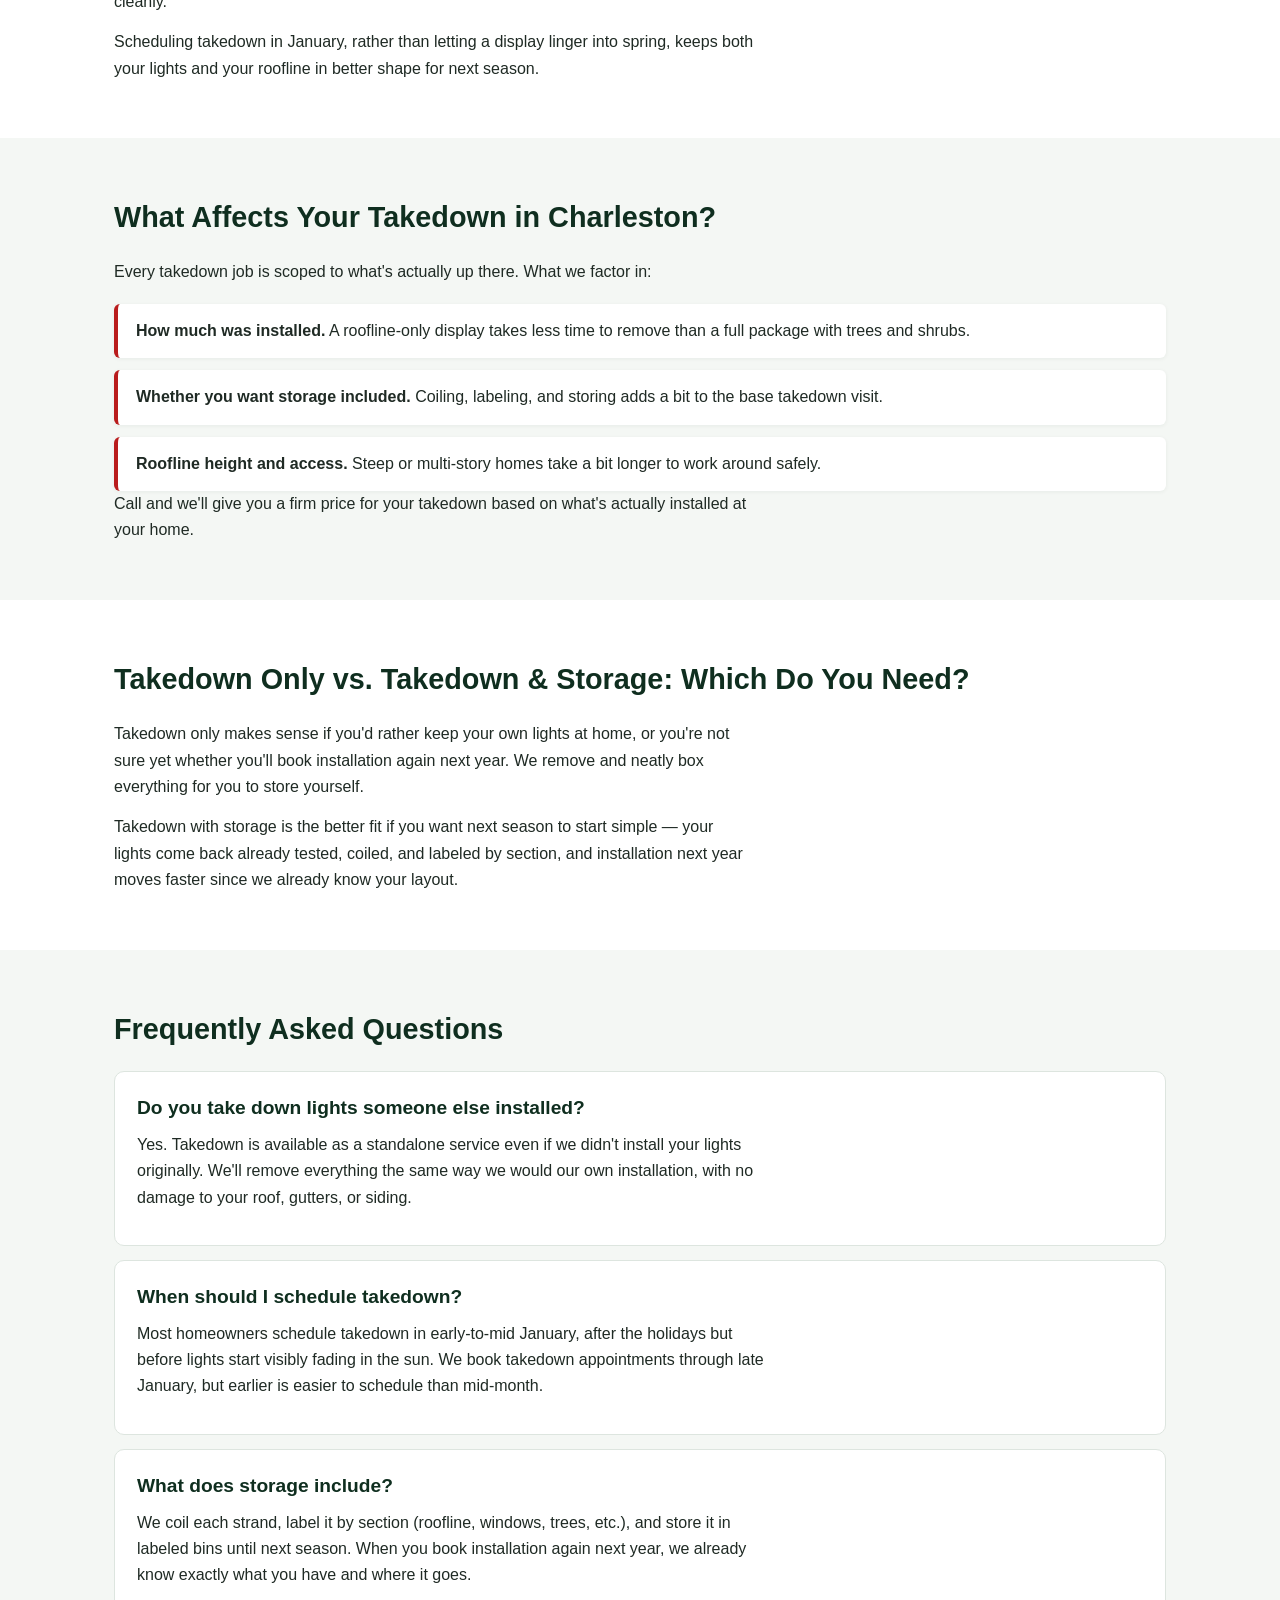
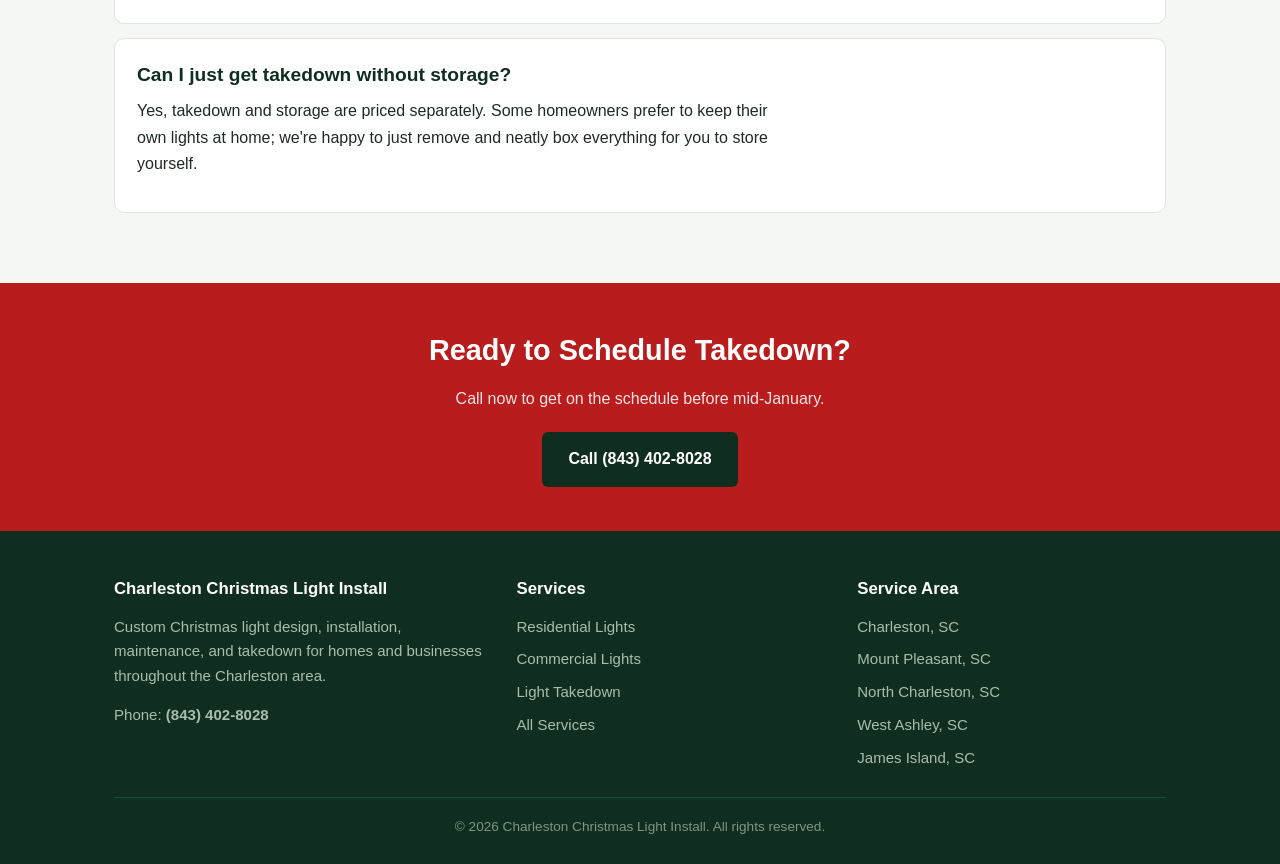
<file: holiday-light-takedown-charleston.html>
<!DOCTYPE html>
<html lang="en">
<head>
  <link rel="canonical" href="https://charlestonchristmaslightinstall.com/holiday-light-takedown-charleston.html">
<meta charset="UTF-8">
<meta name="viewport" content="width=device-width, initial-scale=1.0">
<title>Holiday Light Takedown &amp; Storage in Charleston, SC</title>
<meta name="description" content="Christmas light takedown and storage in Charleston, SC. We remove, coil, and store your lights so you don't have to. Call (843) 402-8028.">
<link rel="stylesheet" href="styles.css">
<script type="application/ld+json">
{
  "@context": "https://schema.org",
  "@type": "LocalBusiness",
  "name": "Charleston Christmas Light Install",
  "telephone": "+18434028028",
  "address": {
    "@type": "PostalAddress",
    "addressLocality": "Charleston",
    "addressRegion": "SC",
    "addressCountry": "US"
  },
  "areaServed": "Charleston, SC",
  "description": "Holiday light takedown and storage in Charleston, SC",
  "openingHours": "Mo-Sa 08:00-18:00"
}
</script>
<script type="application/ld+json">
{
  "@context": "https://schema.org",
  "@type": "FAQPage",
  "mainEntity": [
    {
      "@type": "Question",
      "name": "Do you take down lights someone else installed?",
      "acceptedAnswer": { "@type": "Answer", "text": "Yes. Takedown is available as a standalone service even if we didn't install your lights originally. We'll remove everything the same way we would our own installation, with no damage to your roof, gutters, or siding." }
    },
    {
      "@type": "Question",
      "name": "When should I schedule takedown?",
      "acceptedAnswer": { "@type": "Answer", "text": "Most homeowners schedule takedown in early-to-mid January, after the holidays but before lights start visibly fading in the sun. We book takedown appointments through late January, but earlier is easier to schedule than mid-month." }
    },
    {
      "@type": "Question",
      "name": "What does storage include?",
      "acceptedAnswer": { "@type": "Answer", "text": "We coil each strand, label it by section (roofline, windows, trees, etc.), and store it in labeled bins until next season. When you book installation again next year, we already know exactly what you have and where it goes." }
    },
    {
      "@type": "Question",
      "name": "Can I just get takedown without storage?",
      "acceptedAnswer": { "@type": "Answer", "text": "Yes, takedown and storage are priced separately. Some homeowners prefer to keep their own lights at home; we're happy to just remove and neatly box everything for you to store yourself." }
    }
  ]
}
</script>
</head>
<body>

<header class="site-header">
  <div class="nav-wrap">
    <a href="/" class="logo">Charleston <span>Christmas Light Install</span></a>
    <nav class="main-nav">
      <a href="/">Home</a>
      <div class="nav-dropdown">
        <a href="/services.html" class="dropdown-toggle">Services <span class="caret">&#9662;</span></a>
        <div class="dropdown-menu">
          <a href="/residential-christmas-lights-charleston.html">Residential</a>
          <a href="/commercial-christmas-lights-charleston.html">Commercial</a>
          <a href="/holiday-light-takedown-charleston.html">Light Takedown</a>
        </div>
      </div>
      <a href="/contact.html">Contact</a>
    </nav>
    <a href="tel:+18434028028" class="nav-cta">(843) 402-8028</a>
  </div>
</header>

<section class="hero">
  <div class="container hero-grid">
    <div>
      <span class="hero-badge">No Ladder Required &bull; Storage Available</span>
      <h1>Holiday Light Takedown &amp; Storage in Charleston</h1>
      <p class="lead">Once the season ends, we remove every strand and clip from your roofline, windows, and landscaping, coil and label everything by section, and can store it for you until next year &mdash; so you're never the one back on a ladder in January.</p>
      <div class="cta-row">
        <a href="tel:+18434028028" class="btn btn-primary">Call to Schedule Takedown</a>
        <a href="/contact.html" class="btn btn-secondary">Request Online</a>
      </div>
    </div>
    <img src="images/holiday-light-takedown-charleston.jpg" alt="Christmas light takedown and storage service in Charleston, SC">
  </div>
</section>

<section>
  <div class="container section-body">
    <h2>What Does Light Takedown Involve?</h2>
    <p>We remove every strand, clip, and wreath from your roofline, windows, doorway, and landscaping, checking each section for leftover clips or hardware so nothing is left behind to damage trim or gutters over the year.</p>
    <p>Every strand gets coiled and labeled by section before it's boxed, so if you use our storage service, next year's installation starts from an organized, tested set instead of a tangled bin pulled out of the attic.</p>
  </div>
</section>

<section class="alt">
  <div class="container section-body">
    <h2>When Do You Need Takedown Service?</h2>
    <ul class="trigger-list">
      <li><strong>The holidays are over and you don't want to climb a ladder in January cold.</strong></li>
      <li><strong>Someone else installed your lights</strong> and you just want a clean, professional removal.</li>
      <li><strong>You want your lights properly stored</strong> instead of stuffed in a bin that turns into next year's tangled mess.</li>
      <li><strong>Your lights have been up for a while</strong> and clips or strands are starting to loosen or sag.</li>
    </ul>
  </div>
</section>

<section>
  <div class="container section-body">
    <h2>Why Does Timely Takedown Matter?</h2>
    <p>Lights left up too long fade faster in direct sun and UV exposure, and clips that started snug in November can loosen over months of wind and rain, sometimes catching on gutters or shingles as they shift. Charleston's spring pollen and storm season also make an already-loose display more likely to come down on its own instead of being removed cleanly.</p>
    <p>Scheduling takedown in January, rather than letting a display linger into spring, keeps both your lights and your roofline in better shape for next season.</p>
  </div>
</section>

<section class="alt">
  <div class="container section-body">
    <h2>What Affects Your Takedown in Charleston?</h2>
    <p>Every takedown job is scoped to what's actually up there. What we factor in:</p>
    <ul class="trigger-list">
      <li><strong>How much was installed.</strong> A roofline-only display takes less time to remove than a full package with trees and shrubs.</li>
      <li><strong>Whether you want storage included.</strong> Coiling, labeling, and storing adds a bit to the base takedown visit.</li>
      <li><strong>Roofline height and access.</strong> Steep or multi-story homes take a bit longer to work around safely.</li>
    </ul>
    <p>Call and we'll give you a firm price for your takedown based on what's actually installed at your home.</p>
  </div>
</section>

<section>
  <div class="container section-body">
    <h2>Takedown Only vs. Takedown &amp; Storage: Which Do You Need?</h2>
    <p>Takedown only makes sense if you'd rather keep your own lights at home, or you're not sure yet whether you'll book installation again next year. We remove and neatly box everything for you to store yourself.</p>
    <p>Takedown with storage is the better fit if you want next season to start simple &mdash; your lights come back already tested, coiled, and labeled by section, and installation next year moves faster since we already know your layout.</p>
  </div>
</section>

<section class="alt">
  <div class="container">
    <h2>Frequently Asked Questions</h2>

    <div class="faq-item">
      <h3>Do you take down lights someone else installed?</h3>
      <p>Yes. Takedown is available as a standalone service even if we didn't install your lights originally. We'll remove everything the same way we would our own installation, with no damage to your roof, gutters, or siding.</p>
    </div>

    <div class="faq-item">
      <h3>When should I schedule takedown?</h3>
      <p>Most homeowners schedule takedown in early-to-mid January, after the holidays but before lights start visibly fading in the sun. We book takedown appointments through late January, but earlier is easier to schedule than mid-month.</p>
    </div>

    <div class="faq-item">
      <h3>What does storage include?</h3>
      <p>We coil each strand, label it by section (roofline, windows, trees, etc.), and store it in labeled bins until next season. When you book installation again next year, we already know exactly what you have and where it goes.</p>
    </div>

    <div class="faq-item">
      <h3>Can I just get takedown without storage?</h3>
      <p>Yes, takedown and storage are priced separately. Some homeowners prefer to keep their own lights at home; we're happy to just remove and neatly box everything for you to store yourself.</p>
    </div>
  </div>
</section>

<section class="cta-banner">
  <div class="container">
    <h2>Ready to Schedule Takedown?</h2>
    <p>Call now to get on the schedule before mid-January.</p>
    <a href="tel:+18434028028" class="btn btn-primary">Call (843) 402-8028</a>
  </div>
</section>

<footer class="site-footer">
  <div class="container">
    <div class="footer-grid">
      <div>
        <h3>Charleston Christmas Light Install</h3>
        <p>Custom Christmas light design, installation, maintenance, and takedown for homes and businesses throughout the Charleston area.</p>
        <p>Phone: <a href="tel:+18434028028" class="tel-link">(843) 402-8028</a></p>
      </div>
      <div>
        <h3>Services</h3>
        <ul>
          <li><a href="/residential-christmas-lights-charleston.html">Residential Lights</a></li>
          <li><a href="/commercial-christmas-lights-charleston.html">Commercial Lights</a></li>
          <li><a href="/holiday-light-takedown-charleston.html">Light Takedown</a></li>
          <li><a href="/services.html">All Services</a></li>
        </ul>
      </div>
      <div>
        <h3>Service Area</h3>
        <ul>
          <li>Charleston, SC</li>
          <li>Mount Pleasant, SC</li>
          <li>North Charleston, SC</li>
          <li>West Ashley, SC</li>
          <li>James Island, SC</li>
        </ul>
      </div>
    </div>
    <div class="footer-bottom">
      &copy; 2026 Charleston Christmas Light Install. All rights reserved.
    </div>
  </div>
</footer>

</body>
</html>
</file>
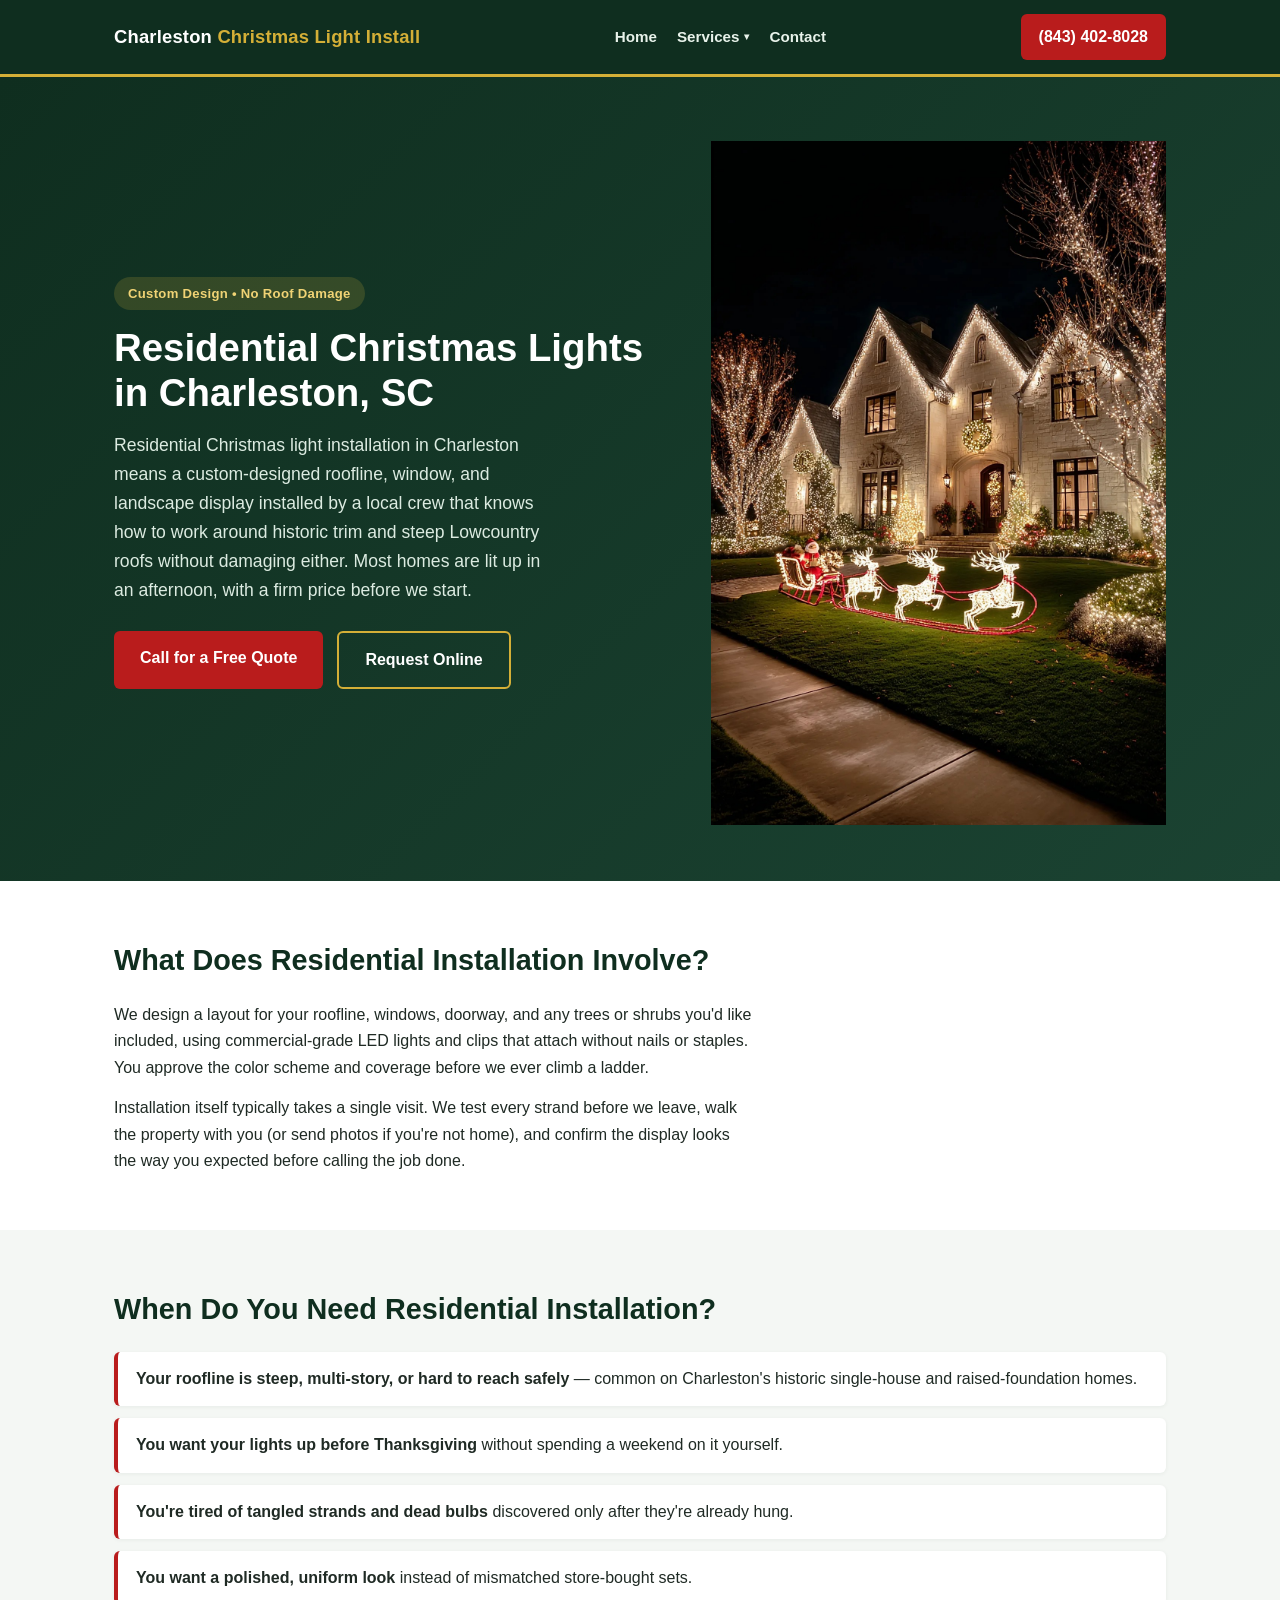
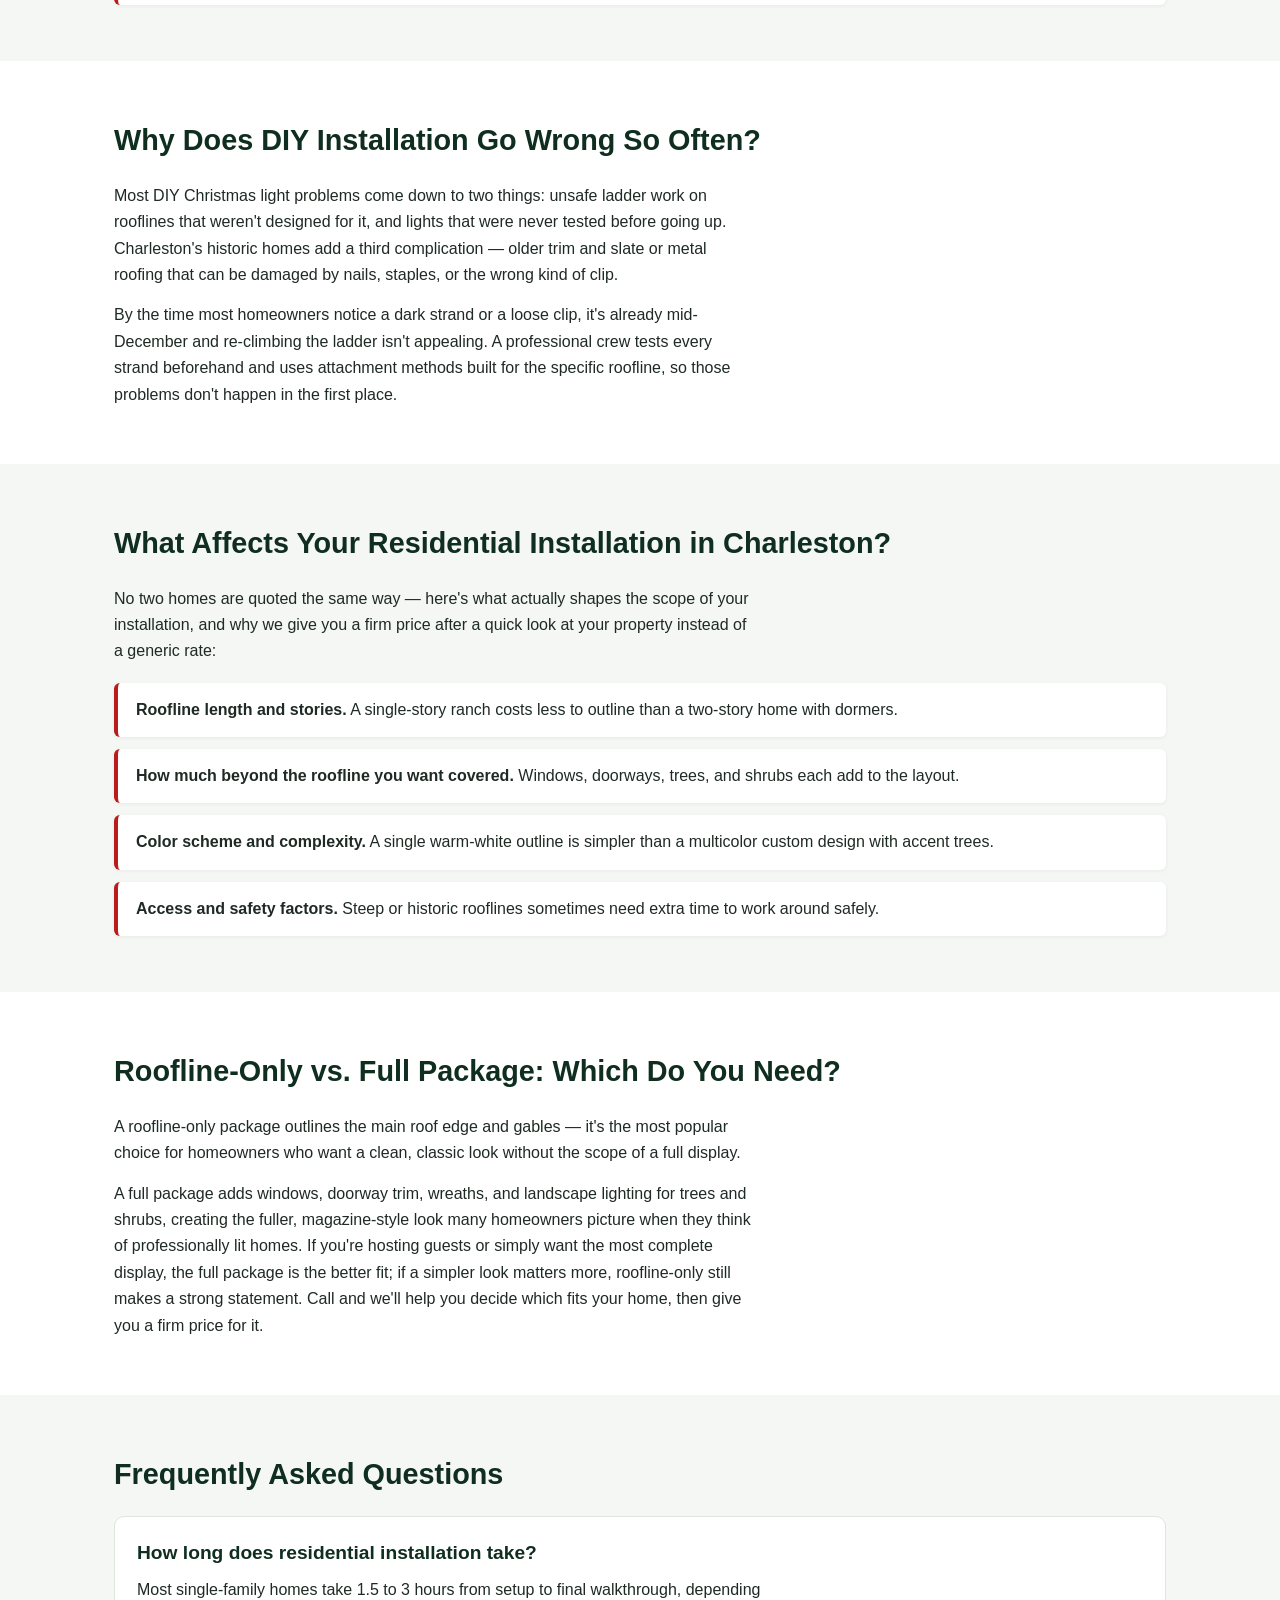
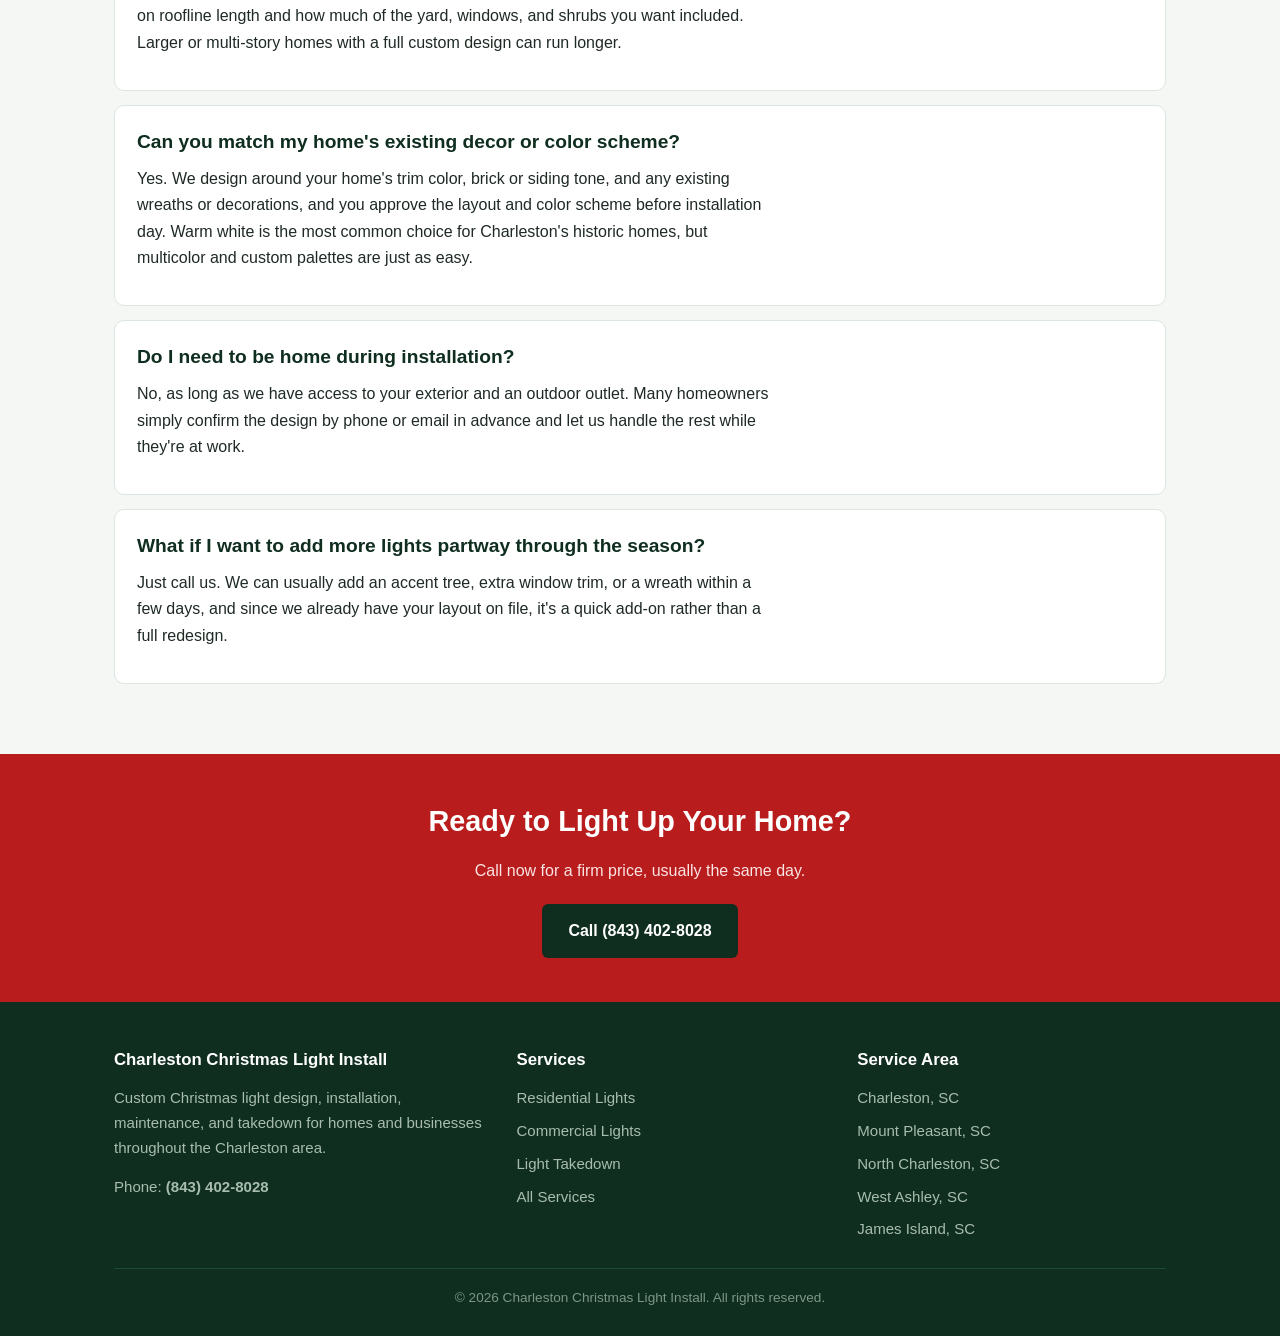
<file: residential-christmas-lights-charleston.html>
<!DOCTYPE html>
<html lang="en">
<head>
  <link rel="canonical" href="https://charlestonchristmaslightinstall.com/residential-christmas-lights-charleston.html">
<meta charset="UTF-8">
<meta name="viewport" content="width=device-width, initial-scale=1.0">
<title>Residential Christmas Lights in Charleston, SC | No Roof Damage</title>
<meta name="description" content="Professional residential Christmas light installation in Charleston, SC. Custom design, no roof damage, free quotes. Call (843) 402-8028.">
<link rel="stylesheet" href="styles.css">
<script type="application/ld+json">
{
  "@context": "https://schema.org",
  "@type": "LocalBusiness",
  "name": "Charleston Christmas Light Install",
  "telephone": "+18434028028",
  "address": {
    "@type": "PostalAddress",
    "addressLocality": "Charleston",
    "addressRegion": "SC",
    "addressCountry": "US"
  },
  "areaServed": "Charleston, SC",
  "description": "Residential Christmas light installation in Charleston, SC",
  "openingHours": "Mo-Sa 08:00-18:00"
}
</script>
<script type="application/ld+json">
{
  "@context": "https://schema.org",
  "@type": "FAQPage",
  "mainEntity": [
    {
      "@type": "Question",
      "name": "How long does residential installation take?",
      "acceptedAnswer": { "@type": "Answer", "text": "Most single-family homes take 1.5 to 3 hours from setup to final walkthrough, depending on roofline length and how much of the yard, windows, and shrubs you want included. Larger or multi-story homes with a full custom design can run longer." }
    },
    {
      "@type": "Question",
      "name": "Can you match my home's existing decor or color scheme?",
      "acceptedAnswer": { "@type": "Answer", "text": "Yes. We design around your home's trim color, brick or siding tone, and any existing wreaths or decorations, and you approve the layout and color scheme before installation day. Warm white is the most common choice for Charleston's historic homes, but multicolor and custom palettes are just as easy." }
    },
    {
      "@type": "Question",
      "name": "Do I need to be home during installation?",
      "acceptedAnswer": { "@type": "Answer", "text": "No, as long as we have access to your exterior and an outdoor outlet. Many homeowners simply confirm the design by phone or email in advance and let us handle the rest while they're at work." }
    },
    {
      "@type": "Question",
      "name": "What if I want to add more lights partway through the season?",
      "acceptedAnswer": { "@type": "Answer", "text": "Just call us. We can usually add an accent tree, extra window trim, or a wreath within a few days, and since we already have your layout on file, it's a quick add-on rather than a full redesign." }
    }
  ]
}
</script>
</head>
<body>

<header class="site-header">
  <div class="nav-wrap">
    <a href="/" class="logo">Charleston <span>Christmas Light Install</span></a>
    <nav class="main-nav">
      <a href="/">Home</a>
      <div class="nav-dropdown">
        <a href="/services.html" class="dropdown-toggle">Services <span class="caret">&#9662;</span></a>
        <div class="dropdown-menu">
          <a href="/residential-christmas-lights-charleston.html">Residential</a>
          <a href="/commercial-christmas-lights-charleston.html">Commercial</a>
          <a href="/holiday-light-takedown-charleston.html">Light Takedown</a>
        </div>
      </div>
      <a href="/contact.html">Contact</a>
    </nav>
    <a href="tel:+18434028028" class="nav-cta">(843) 402-8028</a>
  </div>
</header>

<section class="hero">
  <div class="container hero-grid">
    <div>
      <span class="hero-badge">Custom Design &bull; No Roof Damage</span>
      <h1>Residential Christmas Lights in Charleston, SC</h1>
      <p class="lead">Residential Christmas light installation in Charleston means a custom-designed roofline, window, and landscape display installed by a local crew that knows how to work around historic trim and steep Lowcountry roofs without damaging either. Most homes are lit up in an afternoon, with a firm price before we start.</p>
      <div class="cta-row">
        <a href="tel:+18434028028" class="btn btn-primary">Call for a Free Quote</a>
        <a href="/contact.html" class="btn btn-secondary">Request Online</a>
      </div>
    </div>
    <img src="images/residential-christmas-lights-charleston.jpg" alt="Residential Christmas light installation in Charleston, SC">
  </div>
</section>

<section>
  <div class="container section-body">
    <h2>What Does Residential Installation Involve?</h2>
    <p>We design a layout for your roofline, windows, doorway, and any trees or shrubs you'd like included, using commercial-grade LED lights and clips that attach without nails or staples. You approve the color scheme and coverage before we ever climb a ladder.</p>
    <p>Installation itself typically takes a single visit. We test every strand before we leave, walk the property with you (or send photos if you're not home), and confirm the display looks the way you expected before calling the job done.</p>
  </div>
</section>

<section class="alt">
  <div class="container section-body">
    <h2>When Do You Need Residential Installation?</h2>
    <ul class="trigger-list">
      <li><strong>Your roofline is steep, multi-story, or hard to reach safely</strong> &mdash; common on Charleston's historic single-house and raised-foundation homes.</li>
      <li><strong>You want your lights up before Thanksgiving</strong> without spending a weekend on it yourself.</li>
      <li><strong>You're tired of tangled strands and dead bulbs</strong> discovered only after they're already hung.</li>
      <li><strong>You want a polished, uniform look</strong> instead of mismatched store-bought sets.</li>
    </ul>
  </div>
</section>

<section>
  <div class="container section-body">
    <h2>Why Does DIY Installation Go Wrong So Often?</h2>
    <p>Most DIY Christmas light problems come down to two things: unsafe ladder work on rooflines that weren't designed for it, and lights that were never tested before going up. Charleston's historic homes add a third complication &mdash; older trim and slate or metal roofing that can be damaged by nails, staples, or the wrong kind of clip.</p>
    <p>By the time most homeowners notice a dark strand or a loose clip, it's already mid-December and re-climbing the ladder isn't appealing. A professional crew tests every strand beforehand and uses attachment methods built for the specific roofline, so those problems don't happen in the first place.</p>
  </div>
</section>

<section class="alt">
  <div class="container section-body">
    <h2>What Affects Your Residential Installation in Charleston?</h2>
    <p>No two homes are quoted the same way &mdash; here's what actually shapes the scope of your installation, and why we give you a firm price after a quick look at your property instead of a generic rate:</p>
    <ul class="trigger-list">
      <li><strong>Roofline length and stories.</strong> A single-story ranch costs less to outline than a two-story home with dormers.</li>
      <li><strong>How much beyond the roofline you want covered.</strong> Windows, doorways, trees, and shrubs each add to the layout.</li>
      <li><strong>Color scheme and complexity.</strong> A single warm-white outline is simpler than a multicolor custom design with accent trees.</li>
      <li><strong>Access and safety factors.</strong> Steep or historic rooflines sometimes need extra time to work around safely.</li>
    </ul>
  </div>
</section>

<section>
  <div class="container section-body">
    <h2>Roofline-Only vs. Full Package: Which Do You Need?</h2>
    <p>A roofline-only package outlines the main roof edge and gables &mdash; it's the most popular choice for homeowners who want a clean, classic look without the scope of a full display.</p>
    <p>A full package adds windows, doorway trim, wreaths, and landscape lighting for trees and shrubs, creating the fuller, magazine-style look many homeowners picture when they think of professionally lit homes. If you're hosting guests or simply want the most complete display, the full package is the better fit; if a simpler look matters more, roofline-only still makes a strong statement. Call and we'll help you decide which fits your home, then give you a firm price for it.</p>
  </div>
</section>

<section class="alt">
  <div class="container">
    <h2>Frequently Asked Questions</h2>

    <div class="faq-item">
      <h3>How long does residential installation take?</h3>
      <p>Most single-family homes take 1.5 to 3 hours from setup to final walkthrough, depending on roofline length and how much of the yard, windows, and shrubs you want included. Larger or multi-story homes with a full custom design can run longer.</p>
    </div>

    <div class="faq-item">
      <h3>Can you match my home's existing decor or color scheme?</h3>
      <p>Yes. We design around your home's trim color, brick or siding tone, and any existing wreaths or decorations, and you approve the layout and color scheme before installation day. Warm white is the most common choice for Charleston's historic homes, but multicolor and custom palettes are just as easy.</p>
    </div>

    <div class="faq-item">
      <h3>Do I need to be home during installation?</h3>
      <p>No, as long as we have access to your exterior and an outdoor outlet. Many homeowners simply confirm the design by phone or email in advance and let us handle the rest while they're at work.</p>
    </div>

    <div class="faq-item">
      <h3>What if I want to add more lights partway through the season?</h3>
      <p>Just call us. We can usually add an accent tree, extra window trim, or a wreath within a few days, and since we already have your layout on file, it's a quick add-on rather than a full redesign.</p>
    </div>
  </div>
</section>

<section class="cta-banner">
  <div class="container">
    <h2>Ready to Light Up Your Home?</h2>
    <p>Call now for a firm price, usually the same day.</p>
    <a href="tel:+18434028028" class="btn btn-primary">Call (843) 402-8028</a>
  </div>
</section>

<footer class="site-footer">
  <div class="container">
    <div class="footer-grid">
      <div>
        <h3>Charleston Christmas Light Install</h3>
        <p>Custom Christmas light design, installation, maintenance, and takedown for homes and businesses throughout the Charleston area.</p>
        <p>Phone: <a href="tel:+18434028028" class="tel-link">(843) 402-8028</a></p>
      </div>
      <div>
        <h3>Services</h3>
        <ul>
          <li><a href="/residential-christmas-lights-charleston.html">Residential Lights</a></li>
          <li><a href="/commercial-christmas-lights-charleston.html">Commercial Lights</a></li>
          <li><a href="/holiday-light-takedown-charleston.html">Light Takedown</a></li>
          <li><a href="/services.html">All Services</a></li>
        </ul>
      </div>
      <div>
        <h3>Service Area</h3>
        <ul>
          <li>Charleston, SC</li>
          <li>Mount Pleasant, SC</li>
          <li>North Charleston, SC</li>
          <li>West Ashley, SC</li>
          <li>James Island, SC</li>
        </ul>
      </div>
    </div>
    <div class="footer-bottom">
      &copy; 2026 Charleston Christmas Light Install. All rights reserved.
    </div>
  </div>
</footer>

</body>
</html>
</file>
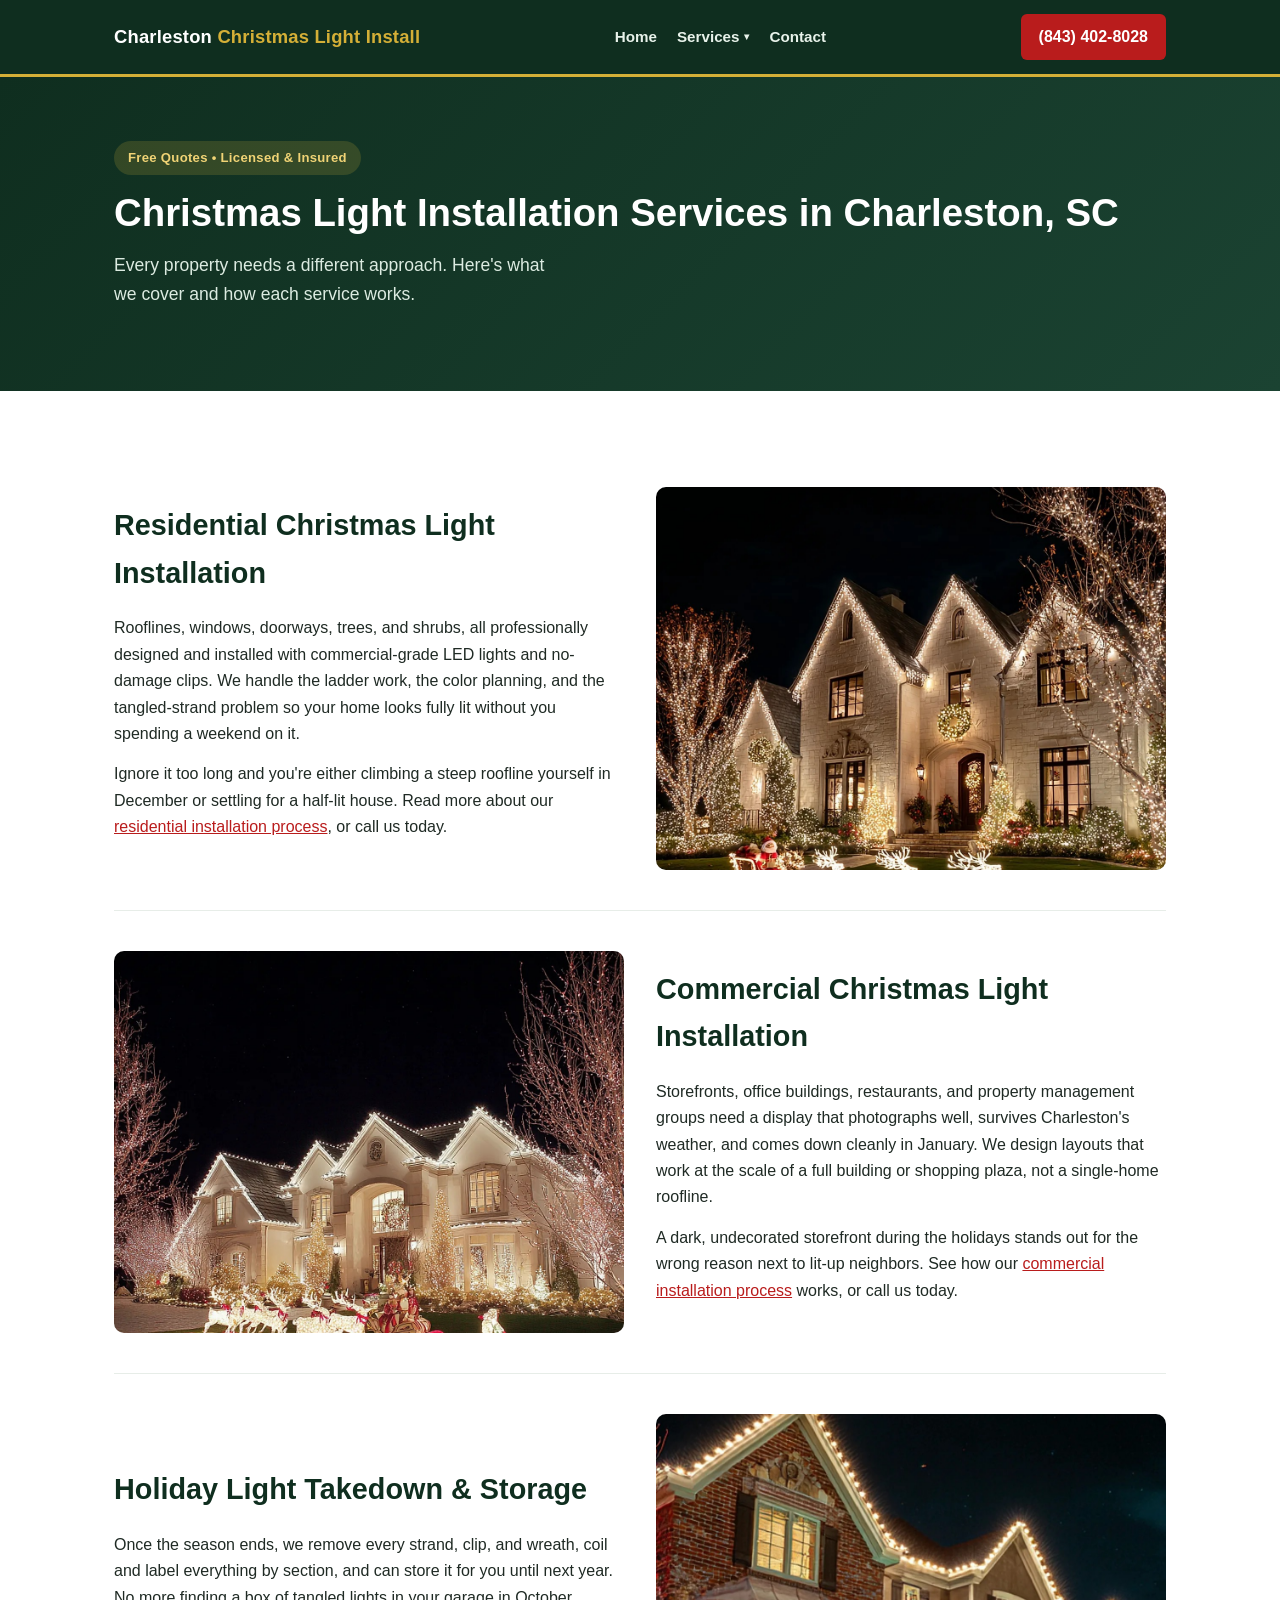
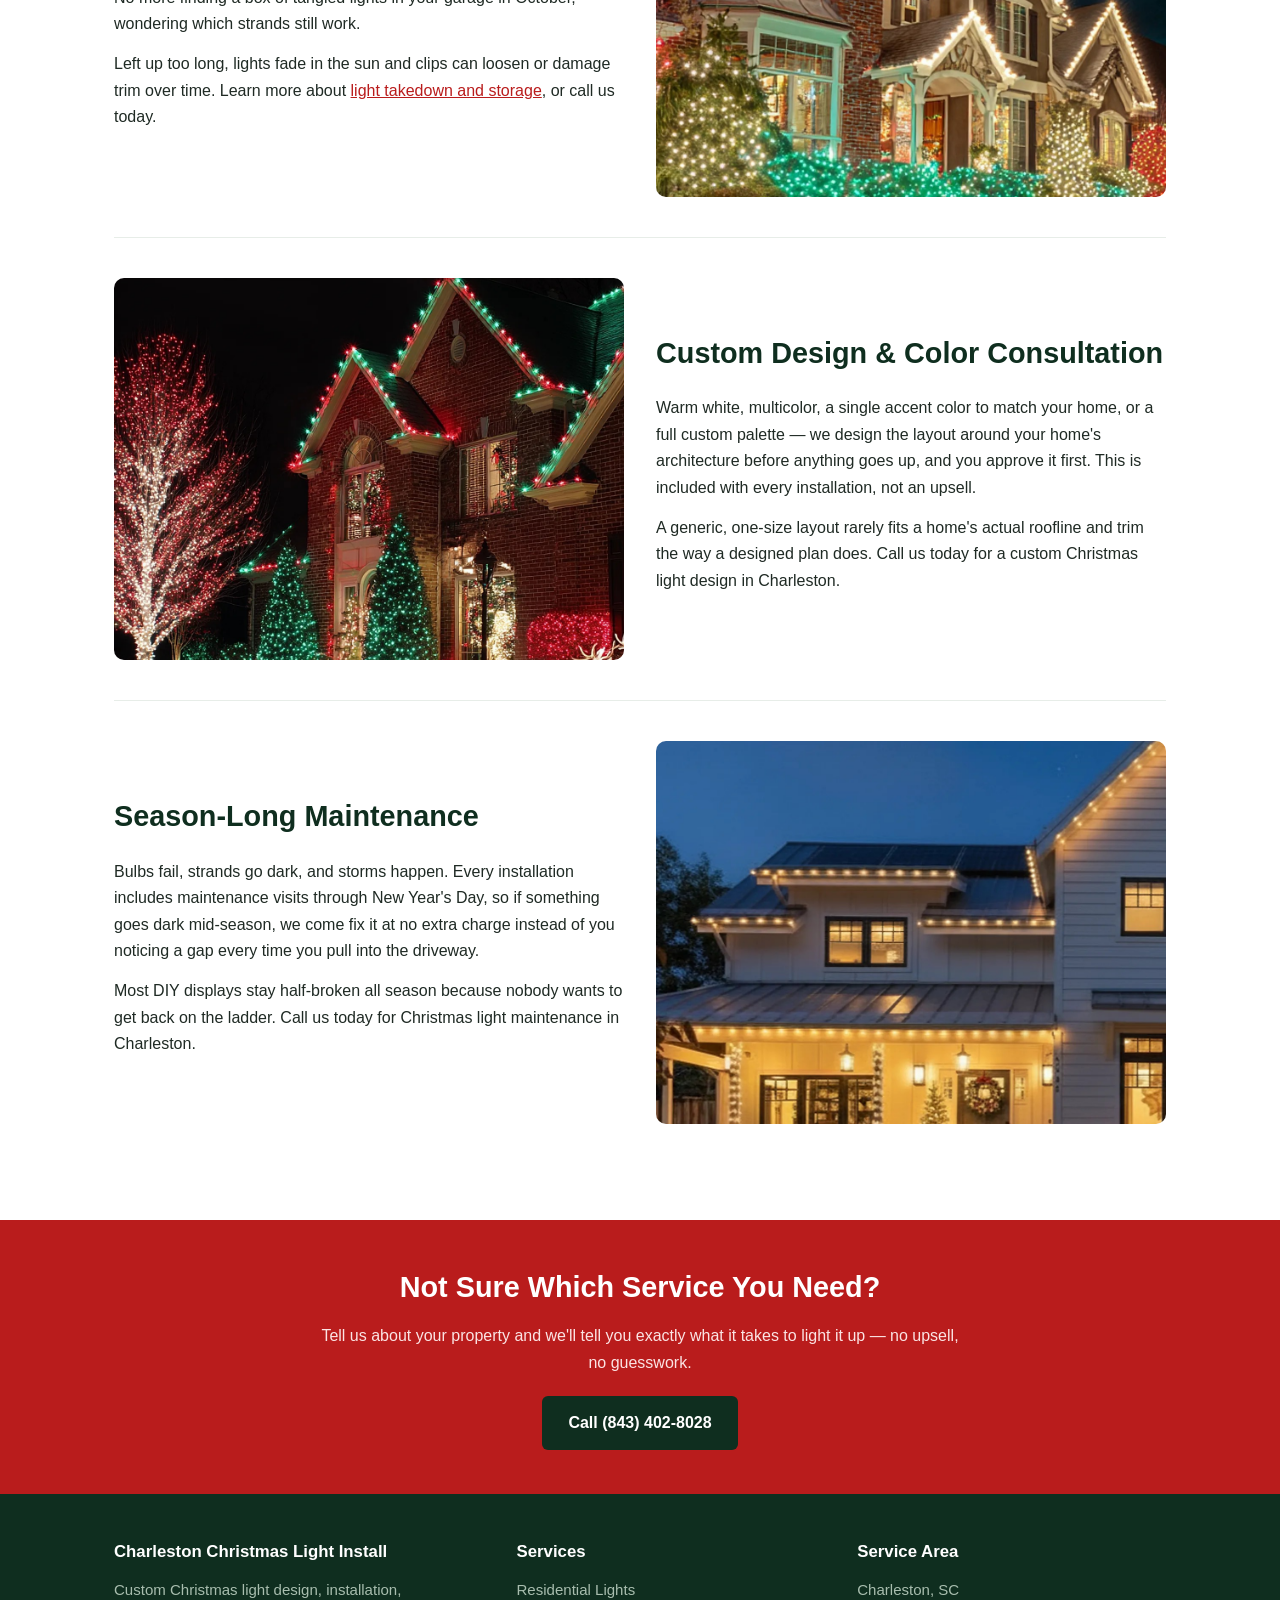
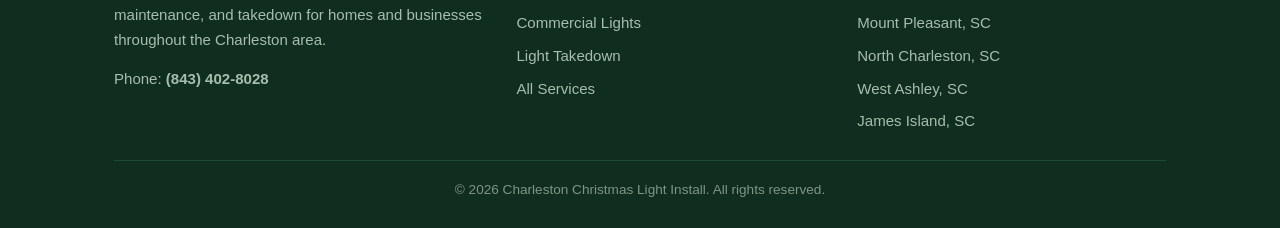
<file: services.html>
<!DOCTYPE html>
<html lang="en">
<head>
  <link rel="canonical" href="https://charlestonchristmaslightinstall.com/services.html">
<meta charset="UTF-8">
<meta name="viewport" content="width=device-width, initial-scale=1.0">
<title>Christmas Light Installation Services in Charleston, SC</title>
<meta name="description" content="Residential, commercial, and takedown Christmas light services in Charleston, SC. Call (843) 402-8028 for a free quote.">
<link rel="stylesheet" href="styles.css">
<script type="application/ld+json">
{
  "@context": "https://schema.org",
  "@type": "LocalBusiness",
  "name": "Charleston Christmas Light Install",
  "telephone": "+18434028028",
  "address": {
    "@type": "PostalAddress",
    "addressLocality": "Charleston",
    "addressRegion": "SC",
    "addressCountry": "US"
  },
  "areaServed": "Charleston, SC",
  "description": "Christmas light installation services in Charleston, SC",
  "openingHours": "Mo-Sa 08:00-18:00"
}
</script>
<script type="application/ld+json">
{
  "@context": "https://schema.org",
  "@type": "Service",
  "serviceType": "Christmas Light Installation",
  "areaServed": "Charleston, SC",
  "provider": { "@type": "LocalBusiness", "name": "Charleston Christmas Light Install" }
}
</script>
</head>
<body>

<header class="site-header">
  <div class="nav-wrap">
    <a href="/" class="logo">Charleston <span>Christmas Light Install</span></a>
    <nav class="main-nav">
      <a href="/">Home</a>
      <div class="nav-dropdown">
        <a href="/services.html" class="dropdown-toggle">Services <span class="caret">&#9662;</span></a>
        <div class="dropdown-menu">
          <a href="/residential-christmas-lights-charleston.html">Residential</a>
          <a href="/commercial-christmas-lights-charleston.html">Commercial</a>
          <a href="/holiday-light-takedown-charleston.html">Light Takedown</a>
        </div>
      </div>
      <a href="/contact.html">Contact</a>
    </nav>
    <a href="tel:+18434028028" class="nav-cta">(843) 402-8028</a>
  </div>
</header>

<section class="hero">
  <div class="container">
    <span class="hero-badge">Free Quotes &bull; Licensed &amp; Insured</span>
    <h1>Christmas Light Installation Services in Charleston, SC</h1>
    <p class="lead">Every property needs a different approach. Here's what we cover and how each service works.</p>
  </div>
</section>

<section>
  <div class="container">

    <div class="service-block">
      <div>
        <h2>Residential Christmas Light Installation</h2>
        <p>Rooflines, windows, doorways, trees, and shrubs, all professionally designed and installed with commercial-grade LED lights and no-damage clips. We handle the ladder work, the color planning, and the tangled-strand problem so your home looks fully lit without you spending a weekend on it.</p>
        <p>Ignore it too long and you're either climbing a steep roofline yourself in December or settling for a half-lit house. Read more about our <a href="/residential-christmas-lights-charleston.html" style="color: #b91c1c; text-decoration: underline;">residential installation process</a>, or call us today.</p>
      </div>
      <img src="images/services-residential-charleston.jpg" alt="Large stone home fully outlined in warm white Christmas lights with a lit sleigh and reindeer display on the front lawn">
    </div>

    <div class="service-block reverse">
      <div>
        <h2>Commercial Christmas Light Installation</h2>
        <p>Storefronts, office buildings, restaurants, and property management groups need a display that photographs well, survives Charleston's weather, and comes down cleanly in January. We design layouts that work at the scale of a full building or shopping plaza, not a single-home roofline.</p>
        <p>A dark, undecorated storefront during the holidays stands out for the wrong reason next to lit-up neighbors. See how our <a href="/commercial-christmas-lights-charleston.html" style="color: #b91c1c; text-decoration: underline;">commercial installation process</a> works, or call us today.</p>
      </div>
      <img src="images/services-commercial-charleston.jpg" alt="Grand two-story home wrapped in warm white rooftop lights with an elaborate lit sleigh, reindeer team, and lit dog display on the lawn">
    </div>

    <div class="service-block">
      <div>
        <h2>Holiday Light Takedown &amp; Storage</h2>
        <p>Once the season ends, we remove every strand, clip, and wreath, coil and label everything by section, and can store it for you until next year. No more finding a box of tangled lights in your garage in October, wondering which strands still work.</p>
        <p>Left up too long, lights fade in the sun and clips can loosen or damage trim over time. Learn more about <a href="/holiday-light-takedown-charleston.html" style="color: #b91c1c; text-decoration: underline;">light takedown and storage</a>, or call us today.</p>
      </div>
      <img src="images/services-takedown-charleston.jpg" alt="Brick and stone home with warm white lights along every roofline and teal-lit shrubs bordering the front walkway">
    </div>

    <div class="service-block reverse">
      <div>
        <h2>Custom Design &amp; Color Consultation</h2>
        <p>Warm white, multicolor, a single accent color to match your home, or a full custom palette &mdash; we design the layout around your home's architecture before anything goes up, and you approve it first. This is included with every installation, not an upsell.</p>
        <p>A generic, one-size layout rarely fits a home's actual roofline and trim the way a designed plan does. Call us today for a custom Christmas light design in Charleston.</p>
      </div>
      <img src="images/services-custom-design-charleston.jpg" alt="Brick home decorated with alternating red and green Christmas lights along the roofline, trees, and shrubs">
    </div>

    <div class="service-block">
      <div>
        <h2>Season-Long Maintenance</h2>
        <p>Bulbs fail, strands go dark, and storms happen. Every installation includes maintenance visits through New Year's Day, so if something goes dark mid-season, we come fix it at no extra charge instead of you noticing a gap every time you pull into the driveway.</p>
        <p>Most DIY displays stay half-broken all season because nobody wants to get back on the ladder. Call us today for Christmas light maintenance in Charleston.</p>
      </div>
      <img src="images/services-maintenance-charleston.jpg" alt="Modern farmhouse-style home with warm white lights along the roofline and porch, a lit Christmas tree by the front door, and pathway lighting">
    </div>

  </div>
</section>

<section class="cta-banner">
  <div class="container">
    <h2>Not Sure Which Service You Need?</h2>
    <p>Tell us about your property and we'll tell you exactly what it takes to light it up &mdash; no upsell, no guesswork.</p>
    <a href="tel:+18434028028" class="btn btn-primary">Call (843) 402-8028</a>
  </div>
</section>

<footer class="site-footer">
  <div class="container">
    <div class="footer-grid">
      <div>
        <h3>Charleston Christmas Light Install</h3>
        <p>Custom Christmas light design, installation, maintenance, and takedown for homes and businesses throughout the Charleston area.</p>
        <p>Phone: <a href="tel:+18434028028" class="tel-link">(843) 402-8028</a></p>
      </div>
      <div>
        <h3>Services</h3>
        <ul>
          <li><a href="/residential-christmas-lights-charleston.html">Residential Lights</a></li>
          <li><a href="/commercial-christmas-lights-charleston.html">Commercial Lights</a></li>
          <li><a href="/holiday-light-takedown-charleston.html">Light Takedown</a></li>
          <li><a href="/services.html">All Services</a></li>
        </ul>
      </div>
      <div>
        <h3>Service Area</h3>
        <ul>
          <li>Charleston, SC</li>
          <li>Mount Pleasant, SC</li>
          <li>North Charleston, SC</li>
          <li>West Ashley, SC</li>
          <li>James Island, SC</li>
        </ul>
      </div>
    </div>
    <div class="footer-bottom">
      &copy; 2026 Charleston Christmas Light Install. All rights reserved.
    </div>
  </div>
</footer>

</body>
</html>
</file>
<file: styles.css>
/* Charleston Christmas Light Install — deep pine green / holiday red / gold theme */

* {
  box-sizing: border-box;
  margin: 0;
  padding: 0;
}

html {
  scroll-behavior: smooth;
}

body {
  font-family: -apple-system, BlinkMacSystemFont, "Segoe UI", Roboto, Helvetica, Arial, sans-serif;
  color: #1f2a24;
  line-height: 1.65;
  background: #ffffff;
}

a {
  color: #b91c1c;
  text-decoration: underline;
}

img {
  max-width: 100%;
  height: auto;
  display: block;
}

.container {
  max-width: 1100px;
  margin: 0 auto;
  padding: 0 24px;
}

/* ---------- Header / Nav ---------- */
header.site-header {
  position: sticky;
  top: 0;
  z-index: 100;
  background: #0f2e1f;
  border-bottom: 3px solid #d4af37;
}

.nav-wrap {
  max-width: 1100px;
  margin: 0 auto;
  padding: 14px 24px;
  display: flex;
  align-items: center;
  justify-content: space-between;
  gap: 16px;
  flex-wrap: wrap;
}

.logo {
  color: #ffffff;
  font-size: 1.15rem;
  font-weight: 800;
  text-decoration: none;
  letter-spacing: 0.2px;
}

.logo span {
  color: #d4af37;
}

nav.main-nav {
  display: flex;
  gap: 20px;
  flex-wrap: wrap;
}

nav.main-nav a {
  color: #e8f2ea;
  text-decoration: none;
  font-weight: 600;
  font-size: 0.95rem;
}

nav.main-nav a:hover {
  color: #d4af37;
}

/* ---------- Nav dropdown (Services) ---------- */
.nav-dropdown {
  position: relative;
}

.dropdown-toggle {
  display: inline-flex;
  align-items: center;
  gap: 5px;
}

.dropdown-toggle .caret {
  font-size: 0.65rem;
  transition: transform 0.15s ease;
}

.nav-dropdown:hover .caret,
.nav-dropdown:focus-within .caret {
  transform: rotate(180deg);
}

.dropdown-menu {
  display: none;
  position: absolute;
  /* Flush against the toggle (no margin-top gap): a gap here is a dead
     zone the cursor has to cross while moving from the toggle down to
     the menu, which drops :hover and closes the menu before a sub-link
     can be clicked. The 8px top padding below gives the same visual
     breathing room without creating that gap. */
  top: 100%;
  left: 0;
  background: #0f2e1f;
  border: 1px solid #1c4a34;
  border-radius: 8px;
  padding: 8px 0;
  min-width: 200px;
  box-shadow: 0 12px 28px rgba(0, 0, 0, 0.4);
  z-index: 200;
}

.dropdown-menu a {
  display: block;
  padding: 10px 18px;
  white-space: nowrap;
  color: #e8f2ea;
  text-decoration: none;
  font-weight: 600;
  font-size: 0.95rem;
}

.dropdown-menu a:hover {
  background: rgba(212, 175, 55, 0.15);
  color: #d4af37;
}

.nav-dropdown:hover .dropdown-menu,
.nav-dropdown:focus-within .dropdown-menu {
  display: block;
}

.nav-cta {
  background: #b91c1c;
  color: #ffffff !important;
  padding: 10px 18px;
  border-radius: 6px;
  font-weight: 700;
  text-decoration: none !important;
  white-space: nowrap;
}

.nav-cta:hover {
  background: #991313;
}

/* ---------- Hero ---------- */
.hero {
  background: linear-gradient(135deg, #0f2e1f 0%, #1b4332 100%);
  color: #ffffff;
  padding: 64px 0 56px;
}

.hero-grid {
  display: grid;
  grid-template-columns: 1.1fr 0.9fr;
  gap: 40px;
  align-items: center;
}

.hero-badge {
  display: inline-block;
  background: rgba(212, 175, 55, 0.18);
  color: #f0d375;
  padding: 6px 14px;
  border-radius: 999px;
  font-size: 0.82rem;
  font-weight: 700;
  letter-spacing: 0.3px;
  margin-bottom: 16px;
}

.hero h1 {
  font-size: 2.4rem;
  line-height: 1.15;
  margin-bottom: 16px;
}

.hero p.lead {
  font-size: 1.1rem;
  color: #dcebe1;
  margin-bottom: 26px;
  max-width: 46ch;
}

.cta-row {
  display: flex;
  gap: 14px;
  flex-wrap: wrap;
}

.btn {
  display: inline-block;
  padding: 14px 26px;
  border-radius: 6px;
  font-weight: 700;
  text-decoration: none !important;
  font-size: 1rem;
}

.btn-primary {
  background: #b91c1c;
  color: #ffffff !important;
}

.btn-primary:hover {
  background: #991313;
}

.btn-secondary {
  background: transparent;
  color: #ffffff !important;
  border: 2px solid #d4af37;
}

.btn-secondary:hover {
  background: rgba(212, 175, 55, 0.12);
}

.hero-img {
  border-radius: 12px;
  overflow: hidden;
  box-shadow: 0 20px 40px rgba(0, 0, 0, 0.45);
}

/* ---------- Sections ---------- */
section {
  padding: 56px 0;
}

section.alt {
  background: #f4f7f4;
}

h2 {
  font-size: 1.8rem;
  color: #0f2e1f;
  margin-bottom: 18px;
}

h3 {
  font-size: 1.2rem;
  color: #0f2e1f;
  margin-bottom: 8px;
}

p {
  margin-bottom: 14px;
  max-width: 72ch;
}

.section-body p:last-child {
  margin-bottom: 0;
}

/* ---------- Cards / grids ---------- */
.card-grid {
  display: grid;
  grid-template-columns: repeat(3, 1fr);
  gap: 22px;
  margin-top: 24px;
}

.card {
  background: #ffffff;
  border: 1px solid #dde5df;
  border-radius: 10px;
  padding: 24px;
  box-shadow: 0 2px 8px rgba(15, 46, 31, 0.06);
}

.card h3 {
  margin-bottom: 10px;
}

.card img {
  border-radius: 8px;
  margin-bottom: 14px;
  aspect-ratio: 4/3;
  object-fit: cover;
}

.trigger-list {
  list-style: none;
  margin-top: 18px;
  display: grid;
  gap: 12px;
}

.trigger-list li {
  background: #ffffff;
  border-left: 4px solid #b91c1c;
  padding: 14px 18px;
  border-radius: 6px;
  box-shadow: 0 1px 4px rgba(15, 46, 31, 0.06);
}

.step-list {
  counter-reset: step;
  list-style: none;
  margin-top: 20px;
  display: grid;
  gap: 16px;
}

.step-list li {
  position: relative;
  padding-left: 52px;
}

.step-list li::before {
  counter-increment: step;
  content: counter(step);
  position: absolute;
  left: 0;
  top: 0;
  width: 36px;
  height: 36px;
  background: #b91c1c;
  color: #fff;
  border-radius: 50%;
  display: flex;
  align-items: center;
  justify-content: center;
  font-weight: 800;
}

/* ---------- Photo gallery ---------- */
.photo-gallery {
  display: grid;
  grid-template-columns: repeat(3, 1fr);
  gap: 16px;
  margin-top: 24px;
}

.photo-gallery img {
  border-radius: 10px;
  aspect-ratio: 4/3;
  object-fit: cover;
  box-shadow: 0 4px 14px rgba(15, 46, 31, 0.18);
}

.photo-gallery figure {
  margin: 0;
}

/* ---------- FAQ ---------- */
.faq-item {
  background: #ffffff;
  border: 1px solid #dde5df;
  border-radius: 10px;
  padding: 20px 22px;
  margin-bottom: 14px;
}

.faq-item h3 {
  color: #0f2e1f;
}

/* ---------- CTA banner ---------- */
.cta-banner {
  background: #b91c1c;
  color: #fff;
  padding: 44px 0;
  text-align: center;
}

.cta-banner h2 {
  color: #fff;
  margin-bottom: 12px;
}

.cta-banner p {
  color: #fbe4e4;
  margin: 0 auto 20px;
}

.cta-banner .btn-primary {
  background: #0f2e1f;
}

.cta-banner .btn-primary:hover {
  background: #0a2016;
}

/* ---------- Services page blocks ---------- */
.service-block {
  display: grid;
  grid-template-columns: 1fr 1fr;
  gap: 32px;
  align-items: center;
  padding: 40px 0;
  border-bottom: 1px solid #e7ede8;
}

.service-block:last-child {
  border-bottom: none;
}

.service-block img {
  border-radius: 10px;
  width: 100%;
  aspect-ratio: 4 / 3;
  object-fit: cover;
  object-position: center 25%;
}

.service-block.reverse {
  direction: rtl;
}

.service-block.reverse > * {
  direction: ltr;
}

/* ---------- Contact page ---------- */
.contact-grid {
  display: grid;
  grid-template-columns: 1fr 1fr;
  gap: 40px;
}

.contact-info-box {
  background: #ffffff;
  border: 1px solid #dde5df;
  border-radius: 10px;
  padding: 26px;
  margin-bottom: 18px;
}

form.lead-form {
  background: #ffffff;
  border: 1px solid #dde5df;
  border-radius: 10px;
  padding: 26px;
  display: grid;
  gap: 14px;
}

form.lead-form label {
  font-weight: 700;
  font-size: 0.92rem;
  color: #0f2e1f;
  display: block;
  margin-bottom: 6px;
}

form.lead-form input,
form.lead-form textarea,
form.lead-form select {
  width: 100%;
  padding: 12px 14px;
  border: 1px solid #c9d3cc;
  border-radius: 6px;
  font-size: 1rem;
  font-family: inherit;
}

form.lead-form button {
  background: #b91c1c;
  color: #fff;
  border: none;
  padding: 14px 22px;
  border-radius: 6px;
  font-weight: 700;
  font-size: 1rem;
  cursor: pointer;
}

form.lead-form button:hover {
  background: #991313;
}

/* ---------- Footer ---------- */
footer.site-footer {
  background: #0f2e1f;
  color: #cbd8d0;
  padding: 44px 0 26px;
}

.footer-grid {
  display: grid;
  grid-template-columns: 1.2fr 1fr 1fr;
  gap: 32px;
  margin-bottom: 26px;
}

.footer-grid h3 {
  color: #ffffff;
  font-size: 1.05rem;
  margin-bottom: 12px;
}

.footer-grid p,
.footer-grid li {
  color: #a8bdae;
  font-size: 0.94rem;
}

.footer-grid ul {
  list-style: none;
  display: grid;
  gap: 8px;
}

.footer-grid a {
  color: #a8bdae;
  text-decoration: none;
}

.footer-grid a:hover {
  color: #d4af37;
}

.footer-bottom {
  border-top: 1px solid #1c4a34;
  padding-top: 18px;
  font-size: 0.85rem;
  color: #7d9686;
  text-align: center;
}

/* ---------- Utility ---------- */
.tel-link {
  color: #d4af37;
  font-weight: 700;
  text-decoration: none;
}

.center {
  text-align: center;
}

.mx-auto {
  margin-left: auto;
  margin-right: auto;
}

/* ---------- Responsive ---------- */
@media (max-width: 860px) {
  .hero-grid,
  .card-grid,
  .service-block,
  .service-block.reverse,
  .contact-grid,
  .footer-grid,
  .photo-gallery {
    grid-template-columns: 1fr;
    direction: ltr;
  }

  .hero h1 {
    font-size: 1.9rem;
  }

  nav.main-nav {
    order: 3;
    width: 100%;
    justify-content: center;
  }

  .nav-dropdown {
    position: static;
    display: flex;
    flex-direction: column;
    align-items: center;
  }

  .dropdown-menu {
    display: flex;
    flex-direction: column;
    position: static;
    box-shadow: none;
    border: none;
    background: transparent;
    margin-top: 4px;
    padding: 0;
    min-width: 0;
  }

  .dropdown-menu a {
    padding: 6px 12px;
    text-align: center;
    font-size: 0.88rem;
    color: #a8bdae;
  }
}

@media (min-width: 861px) and (max-width: 1050px) {
  .photo-gallery {
    grid-template-columns: repeat(2, 1fr);
  }
}
</file>
